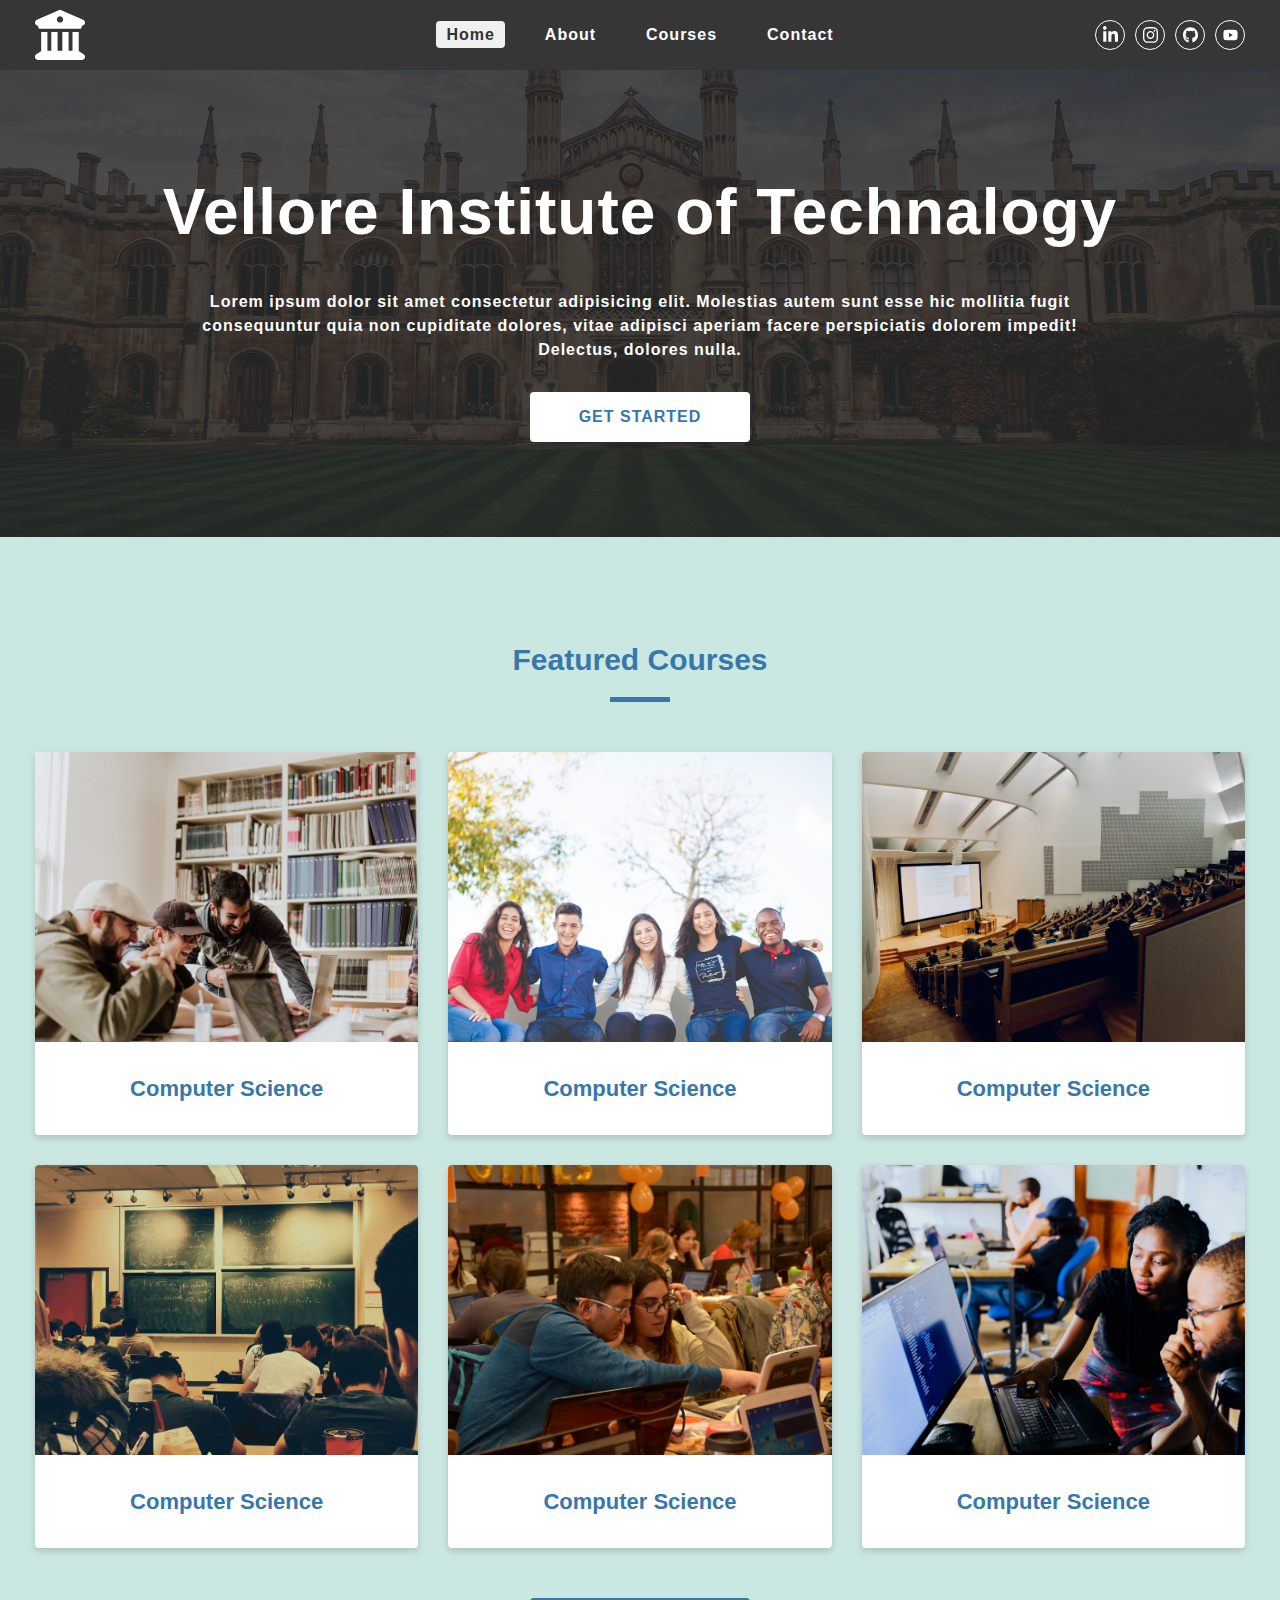
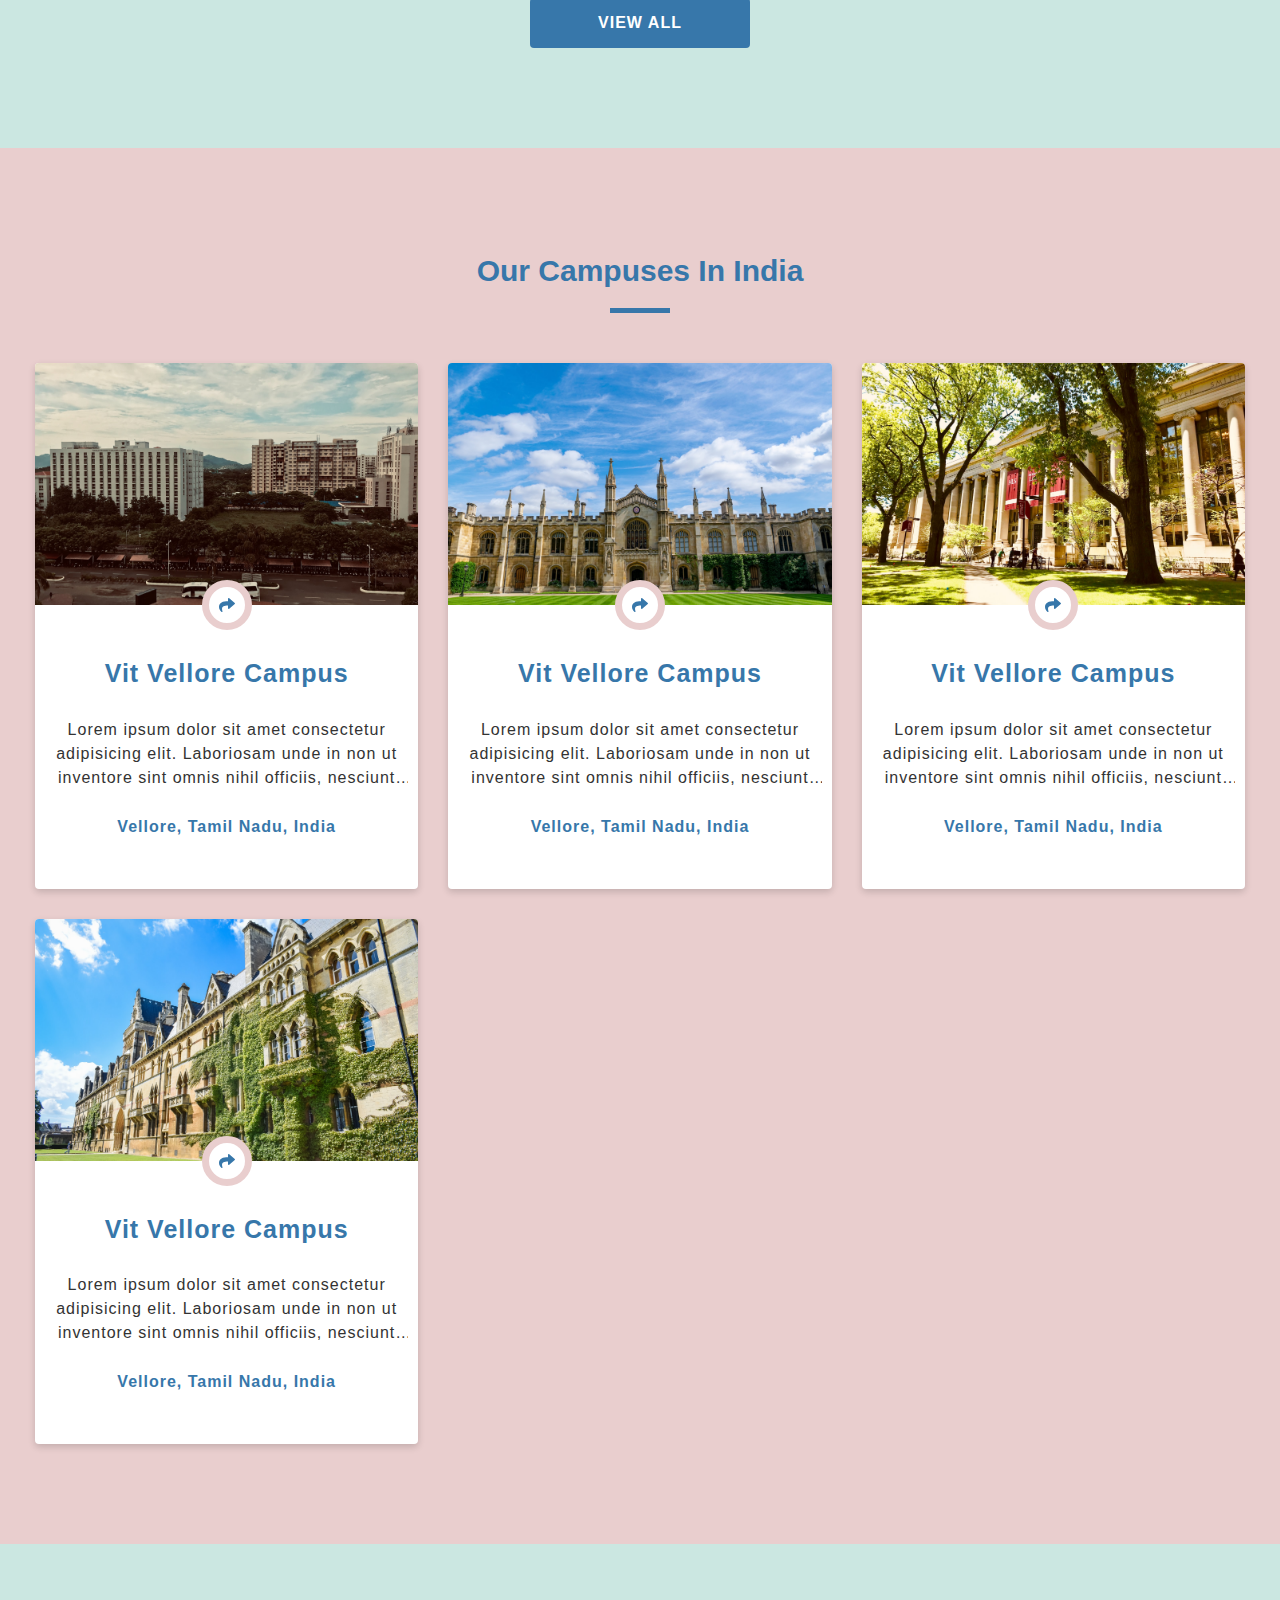
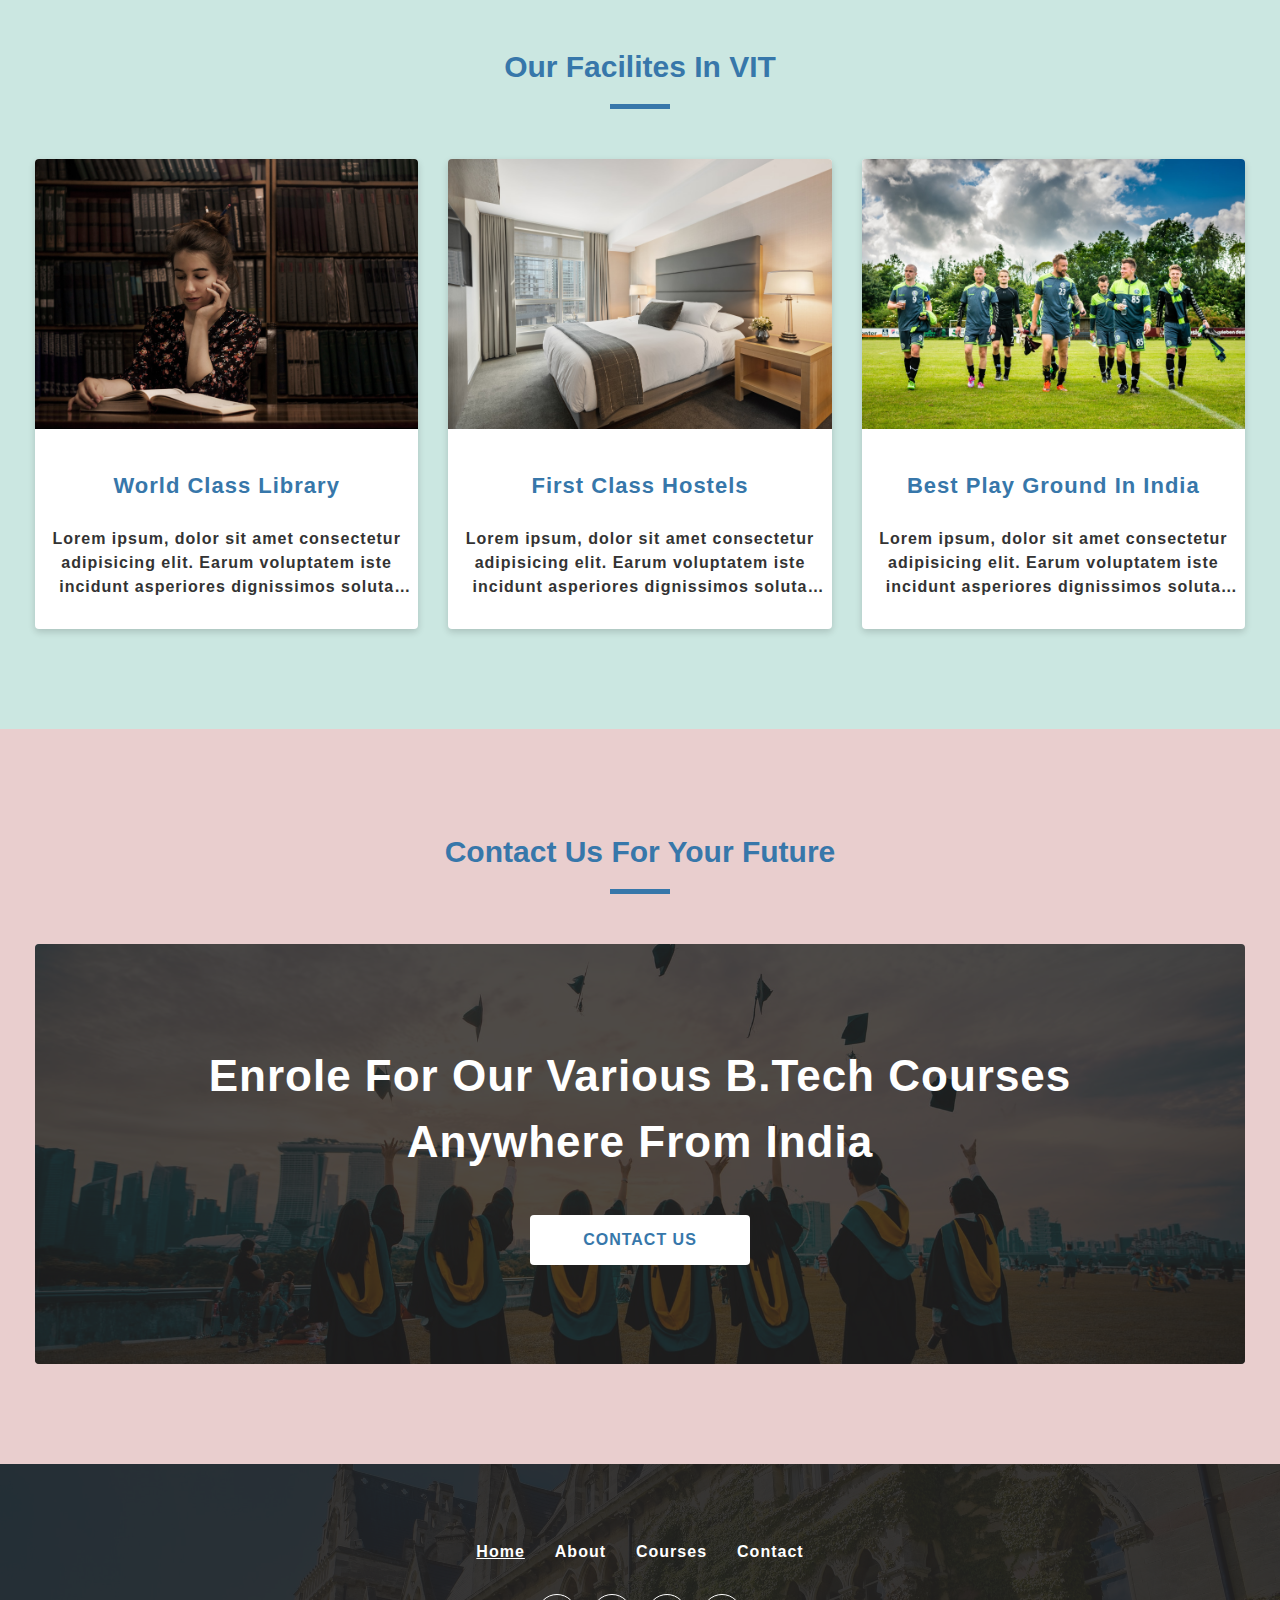
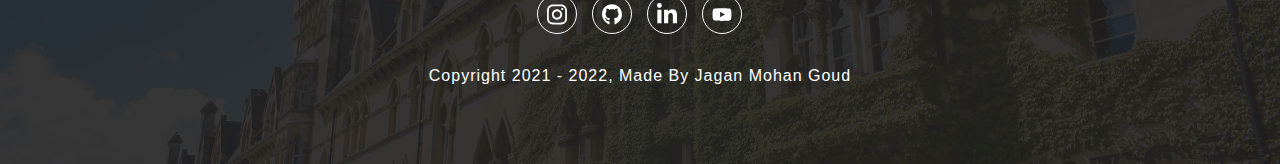
<file: index.html>
<!DOCTYPE html>
<html lang="en">
<head>
  <meta charset="UTF-8">
  <meta name="viewport" content="width=device-width, initial-scale=1.0">
  <title>Jagan || vellore Institute of technology</title>
  <link rel="shortcut icon" href="icons/university.svg" type="image/x-icon">
  <link rel="stylesheet" href="css/style.css"/>
  <link rel="stylesheet" href="./css/navbar.css"/>
  <link rel="stylesheet" href="./css/common.css"/>
  <link rel="stylesheet" href="./css/sidebar.css">
  <link rel="stylesheet" href="./css/footer.css">
  <link rel="stylesheet" href="./css/home.css">
</head>
<body>
  <!-- nav section start -->
  <nav class="nav-container">
    <div class="nav-center wrapper">
      <div class="logo-section">
        <a href="./index.html">
          <img src="./icons/university.svg" alt="university logo" class="logo">
        </a>
      </div>
      <div class="hamburger">
        <img src="./icons/bars.svg" alt="sidebar button"/>
      </div>
      <div class="nav-links-main">
        <ul class="nav-links">
          <li><a href="./" class="nav-link active">home</a></li>
          <li><a href="./about.html" class="nav-link">about</a></li>
          <li><a href="./courses.html" class="nav-link">courses</a></li>
          <li><a href="./contact.html" class="nav-link">contact</a></li>
        </ul>
      </div>
      <div class="nav-social-links-main">
        <ul class="nav-social-links">
          <li class="nav-social-link">
            <a href="#">
              <img src="./icons/linkedin.svg" alt="linkedin">
            </a>
          </li>
          <li class="nav-social-link">
            <a href="#">
              <img src="./icons/instagram.svg" alt="instagram">
            </a>
          </li>
          <li class="nav-social-link">
            <a href="#">
              <img src="./icons/github.svg" alt="github">
            </a>
          </li>
          <li class="nav-social-link">
            <a href="#">
              <img src="./icons/youtube.svg" alt="youtube">
            </a>
          </li>
        </ul>
      </div>
    </div>
  </nav>
  <!-- nav section end -->
  <!-- Sidebar section start -->
  <aside class="sidebar-container">
    <div class="sidebar-center wrapper">
      <div class="side-header">
        <div class="logo-section">
          <a href="./"> <img src="./icons/university.svg" alt="sidebar logo"/></a>
        </div>
        <div class="close-button">
          <img src="./icons/close.svg" alt="sidebar-close-button">
        </div>
      </div>
      <div class="sidebar-content paddingTopMobile-fifty">
        <div class="sidebar-links-main">
          <ul class="sidebar-links">
            <li><a href="./" class="nav-link active" >Home</a></li>
            <li><a href="./about.html" class="nav-link" >about</a></li>
            <li><a href="./courses.html" class="nav-link" >courses</a></li>
            <li><a href="./contact.html" class="nav-link" >contact</a></li>
          </ul>
        </div>
      </div>
    </div>
  </aside>
  <!-- Sidebar section end -->

  <!-- hero section start -->
  <div class="page-hero-container">
    <div class="page-hero">
      <div class="hero-img-component">
        <div class="img-container">
          <img src="./assets/university-banner.jpeg" alt="university banner image"/>
        </div>
      </div>
      <div class="hero-box .paddingTopMobile-thirty .paddingBottomMobile-thirty ">
        <div class="hero-content text-center wrapper text-container">
          <h1 class="heading">Vellore Institute of Technalogy</h1>
          <p class="desc">Lorem ipsum dolor sit amet consectetur adipisicing elit. Molestias autem sunt esse hic mollitia fugit consequuntur quia non cupiditate dolores, vitae adipisci aperiam facere perspiciatis dolorem impedit! Delectus, dolores nulla.</p>
          <div class="button-container paddingBottomMobile-fifty ">
            <a href="./contact.html" class="home-button  button-primary-light">get started</a>
          </div>
        </div>
      </div>
    </div>
  </div>
  <!-- hero section end -->

  <!-- featured courses start -->
  <div class="featured-courses-container light-blue-background">
    <div class="featured-courses-center wrapper">
     <div class="section-title paddingTopDesktop-hundred paddingTopMobile-fifty">
      <h3 class="title">featured courses</h3>
      <div class="underline"></div>
     </div> 
     <section class="featured-courses paddingTopDesktop-fifty paddingTopMobile-fifty
     paddingBottomDesktop-fifty paddingBottomMobile-fifty three-column-layout">
     <!-- single course start -->
     <article class="single-course">
      <div class="img-container">
        <img src="./assets/course-1.jpeg" alt="course one"/>
      </div>
      <div class="course-title">
        <p>computer science</p>
      </div>
     </article>
     <!-- single course end -->
     <!-- single course start -->
     <article class="single-course">
      <div class="img-container">
        <img src="./assets/course-2.jpeg" alt="course two"/>
      </div>
      <div class="course-title">
        <p>computer science</p>
      </div>
     </article>
     <!-- single course end -->
     <!-- single course start -->
     <article class="single-course">
      <div class="img-container">
        <img src="./assets/course-3.jpeg" alt="course three"/>
      </div>
      <div class="course-title">
        <p>computer science</p>
      </div>
     </article>
     <!-- single course end -->
     <!-- single course start -->
     <article class="single-course">
      <div class="img-container">
        <img src="./assets/course-4.jpeg" alt="course four"/>
      </div>
      <div class="course-title">
        <p>computer science</p>
      </div>
     </article>
     <!-- single course end -->
     <!-- single course start -->
     <article class="single-course">
      <div class="img-container">
        <img src="./assets/course-5.jpeg" alt="course five"/>
      </div>
      <div class="course-title">
        <p>computer science</p>
      </div>
     </article>
     <!-- single course end -->
     <!-- single course start -->
     <article class="single-course">
      <div class="img-container">
        <img src="./assets/course-6.jpeg" alt="course six"/>
      </div>
      <div class="course-title">
        <p>computer science</p>
      </div>
     </article>
     <!-- single course end -->
    </section>
    <div class="paddingBottomMobile-fifty paddingBottomDesktop-hundred text-center">
      <a href="./courses.html" class="button-primary-dark">view all</a>
    </div>
    </div>
  </div>
  <!-- featured courses end -->

  <!-- our campuses start -->
  <div class="our-campuses-container light-pink-background">
    <div class="our-campuses-center wrapper">
      <div class="section-title paddingTopDesktop-hundred paddingTopMobile-fifty">
        <h3 class="title">our campuses in india</h3>
        <div class="underline"></div>
      </div>
      <section class="our-campuses paddingTopDesktop-fifty paddingBottomDesktop-hundred paddingTopMobile-fifty paddingBottomMobile-fifty three-column-layout">
        <!-- single campus start -->
        <article class="each-campus">
          <div class="img-container">
            <img src="./assets/campus-1.jpeg" alt="campus-1"/>
            <a href="#" class="share-icon-campus">
              <img src="./icons/share.svg" alt="share-icon">
            </a>
          </div>
          <div class="campus-info text-center">
            <h2 class="campus-title">vit vellore campus</h2>
            <p class="desc">Lorem ipsum dolor sit amet consectetur adipisicing elit. Laboriosam unde in non ut inventore sint omnis nihil officiis, nesciunt facere.</p>
            <h4 class="address">vellore, tamil nadu, india</h4>
          </div>
        </article>
        <!-- single campus end -->
        <!-- single campus start -->
        <article class="each-campus">
          <div class="img-container">
            <img src="./assets/campus-2.jpeg" alt="campus-2"/>
            <a href="#" class="share-icon-campus">
              <img src="./icons/share.svg" alt="share-icon">
            </a>
          </div>
          <div class="campus-info text-center">
            <h2 class="campus-title">vit vellore campus</h2>
            <p class="desc">Lorem ipsum dolor sit amet consectetur adipisicing elit. Laboriosam unde in non ut inventore sint omnis nihil officiis, nesciunt facere.</p>
            <h4 class="address">vellore, tamil nadu, india</h4>
          </div>
        </article>
        <!-- single campus end -->
        <!-- single campus start -->
        <article class="each-campus">
          <div class="img-container">
            <img src="./assets/campus-3.jpeg" alt="campus-3"/>
            <a href="#" class="share-icon-campus">
              <img src="./icons/share.svg" alt="share-icon">
            </a>
          </div>
          <div class="campus-info text-center">
            <h2 class="campus-title">vit vellore campus</h2>
            <p class="desc">Lorem ipsum dolor sit amet consectetur adipisicing elit. Laboriosam unde in non ut inventore sint omnis nihil officiis, nesciunt facere.</p>
            <h4 class="address">vellore, tamil nadu, india</h4>
          </div>
        </article>
        <!-- single campus end -->
        <!-- single campus start -->
        <article class="each-campus">
          <div class="img-container">
            <img src="./assets/campus-4.jpeg" alt="campus-4"/>
            <a href="#" class="share-icon-campus">
              <img src="./icons/share.svg" alt="share-icon">
            </a>
          </div>
          <div class="campus-info text-center">
            <h2 class="campus-title">vit vellore campus</h2>
            <p class="desc">Lorem ipsum dolor sit amet consectetur adipisicing elit. Laboriosam unde in non ut inventore sint omnis nihil officiis, nesciunt facere.</p>
            <h4 class="address">vellore, tamil nadu, india</h4>
          </div>
        </article>
        <!-- single campus end -->
      </section>
    </div>
  </div>
  <!-- our campuses end -->

  <!-- facilites section start -->
  <div class="our-facilites-container light-blue-background">
    <div class="our-facilites-center wrapper">
      <div class="section-title paddingTopDesktop-hundred paddingTopMobile-fifty">
        <h3 class="title">our facilites in VIT</h3>
        <div class="underline"></div>
      </div>
      <section class="our-facilities paddingTopDesktop-fifty paddingBottomDesktop-hundred paddingTopMobile-fifty paddingBottomMobile-fifty three-column-layout">
        <!--single facility start  -->
        <article class="each-facility">
          <div class="img-container">
            <img src="./assets/facility-1.jpeg" alt="facilites section">
          </div>
          <div class="facility-info paddingTopMobile-thirty paddingBottomMobile-thirty paddingTopDesktop-fourty
          paddingBottomDesktop-thirty text-center">
          <h3 class="facility-title">world class library</h3>
          <p class="facility-desc">Lorem ipsum, dolor sit amet consectetur adipisicing elit. Earum voluptatem iste incidunt asperiores dignissimos soluta praesentium nam, unde laborum aspernatur.
          </p>
        </div>
        </article>
        <!--single facility end  -->
        <!--single facility start  -->
        <article class="each-facility">
          <div class="img-container">
            <img src="./assets/facility-2.jpeg" alt="facilites section">
          </div>
          <div class="facility-info paddingTopMobile-thirty paddingBottomMobile-thirty paddingTopDesktop-fourty
          paddingBottomDesktop-thirty text-center">
          <h3 class="facility-title">first class hostels</h3>
          <p class="facility-desc">Lorem ipsum, dolor sit amet consectetur adipisicing elit. Earum voluptatem iste incidunt asperiores dignissimos soluta praesentium nam, unde laborum aspernatur.
          </p>
        </div>
        </article>
        <!--single facility end  -->
        <!--single facility start  -->
        <article class="each-facility">
          <div class="img-container">
            <img src="./assets/facility-3.jpeg" alt="facilites section">
          </div>
          <div class="facility-info paddingTopMobile-thirty paddingBottomMobile-thirty paddingTopDesktop-fourty
          paddingBottomDesktop-thirty text-center">
          <h3 class="facility-title">best play ground in india</h3>
          <p class="facility-desc">Lorem ipsum, dolor sit amet consectetur adipisicing elit. Earum voluptatem iste incidunt asperiores dignissimos soluta praesentium nam, unde laborum aspernatur.
          </p>
        </div>
        </article>
        <!--single facility end  -->
      </section>
    </div>
  </div>
  <!-- facilites section end -->

  <!-- Contact premotion start -->
  <div class="contact-promotion-container light-pink-background">

    <div class="contact-promotion-center wrapper">
      <div class="section-title paddingTopDesktop-hundred paddingTopMobile-fifty">
        <h3 class="title">Contact us for your future</h3>
        <div class="underline"></div>
      </div>
      <section class="contact-promotion paddingTopDesktop-fifty paddingTopMobile-fifty paddingBottomDesktop-hundred paddingBottomMobile-fifty">
        <div class="contact-promo-img">
          <img src="./assets/contact-promotion.jpeg" alt="contact us premotion image"/>
          <div class="contact-info-container text-center text-container">
            <h2 class="contact-heading">
              enrole for our various b.tech courses anywhere from india
            </h2>
            <a href="./contact.html" class="button-primary-light">contact us</a>
          </div>
        </div>
      </section>
    </div>
  </div>
  <!-- Contact premotion end -->

  <!-- Footer section start -->
  <div class="footer-container">
    <div class="footer-center wrapper">
      <div class="footer-links-main">
        <ul class="footer-links">
          <li><a href="./" class="footer-link active">home</a></li>
          <li><a href="./about.html" class="footer-link">about</a></li>
          <li><a href="./courses.html" class="footer-link">courses</a></li>
          <li><a href="./contact.html" class="footer-link">contact</a></li>
        </ul>
      </div>
      <div class="social-links-main">
        <ul class="social-links">
          <li class="social-link"><a href="#"><img src="./icons/instagram.svg" alt="instagram"></a></li>
          <li class="social-link"><a href="#"><img src="./icons/github.svg" alt="github"></a></li>
          <li class="social-link"><a href="#"><img src="./icons/linkedin.svg" alt="linkedin"></a></li>
          <li class="social-link"><a href="#"><img src="./icons/youtube.svg" alt="youtube"></a></li>
        </ul>
      </div>
      <div class="footer-copy-right">
        <p>copyright 2021 - <span class="copyright-date">2022</span>, made by
        Jagan Mohan Goud</p>
      </div>
    </div>    
  </div>
  <!-- Footer section end -->

  <script src="./js/app.js"></script>
</body>
</html>
</file>
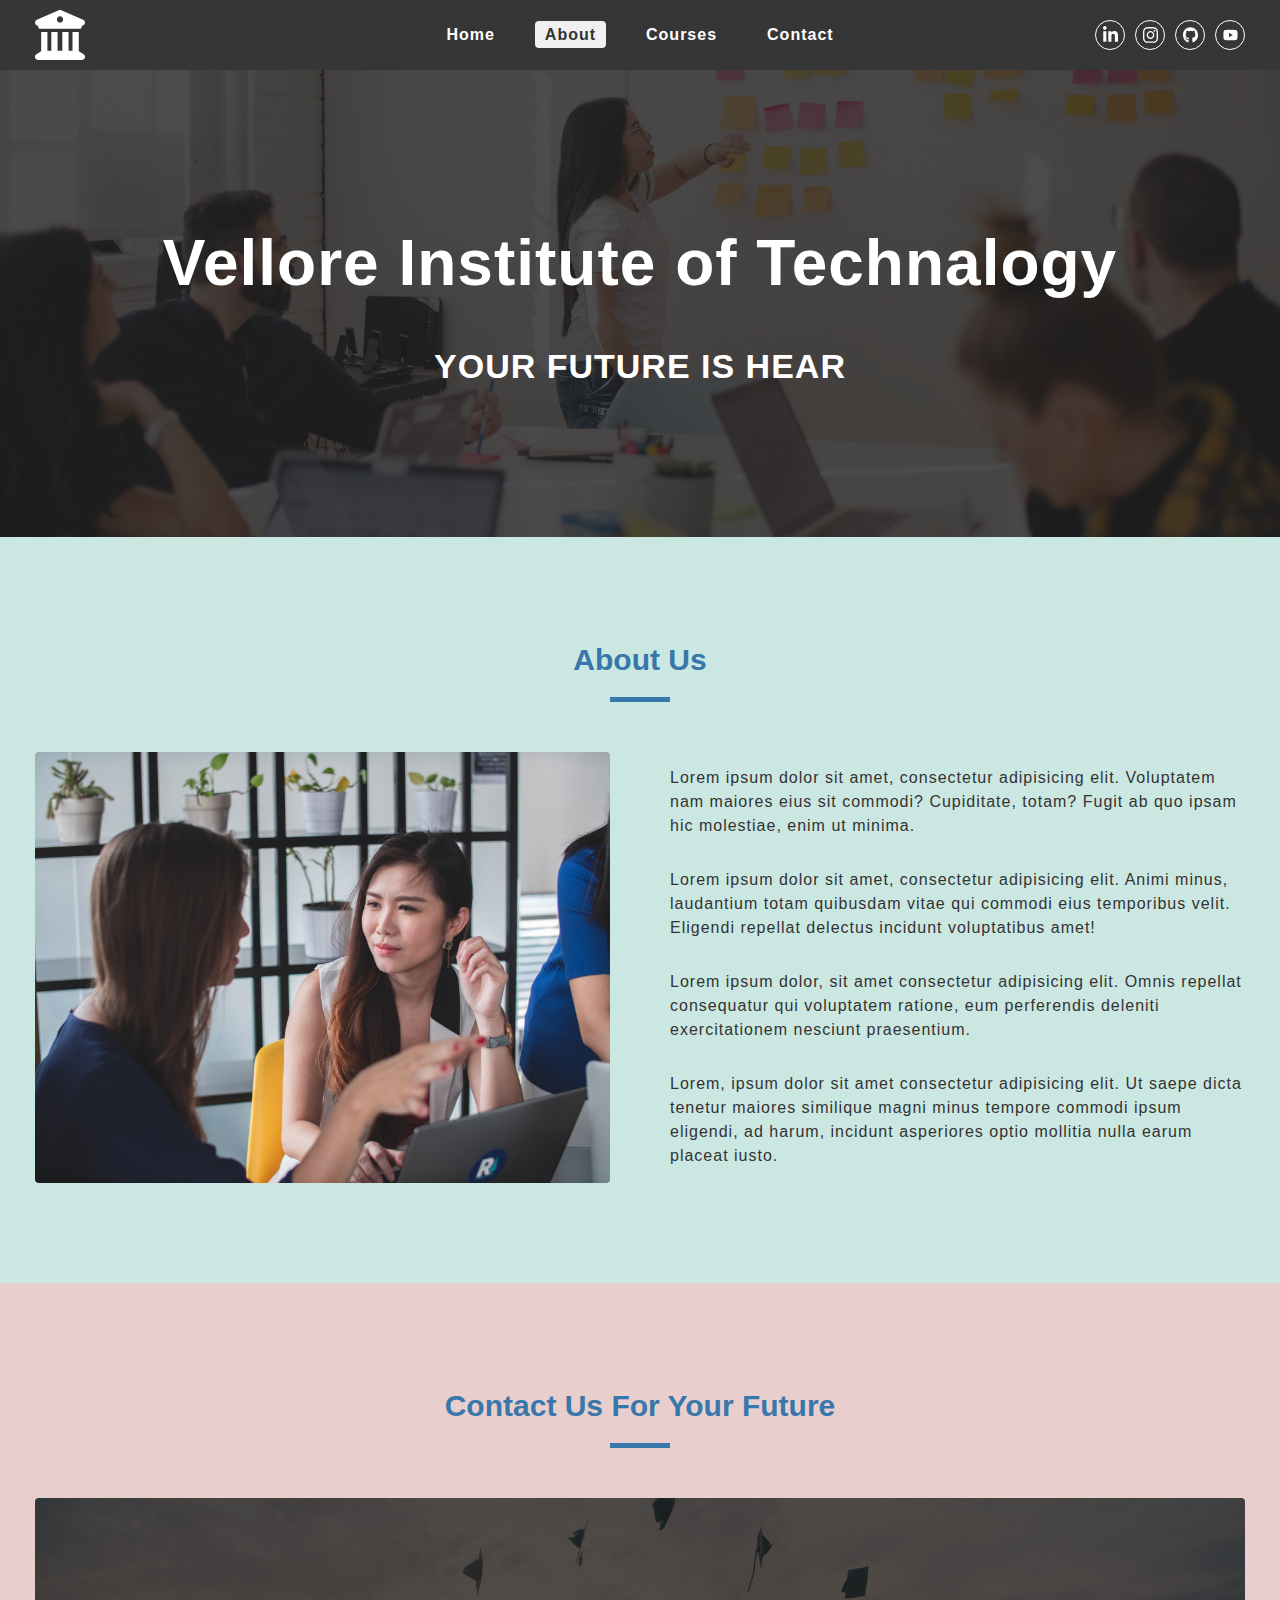
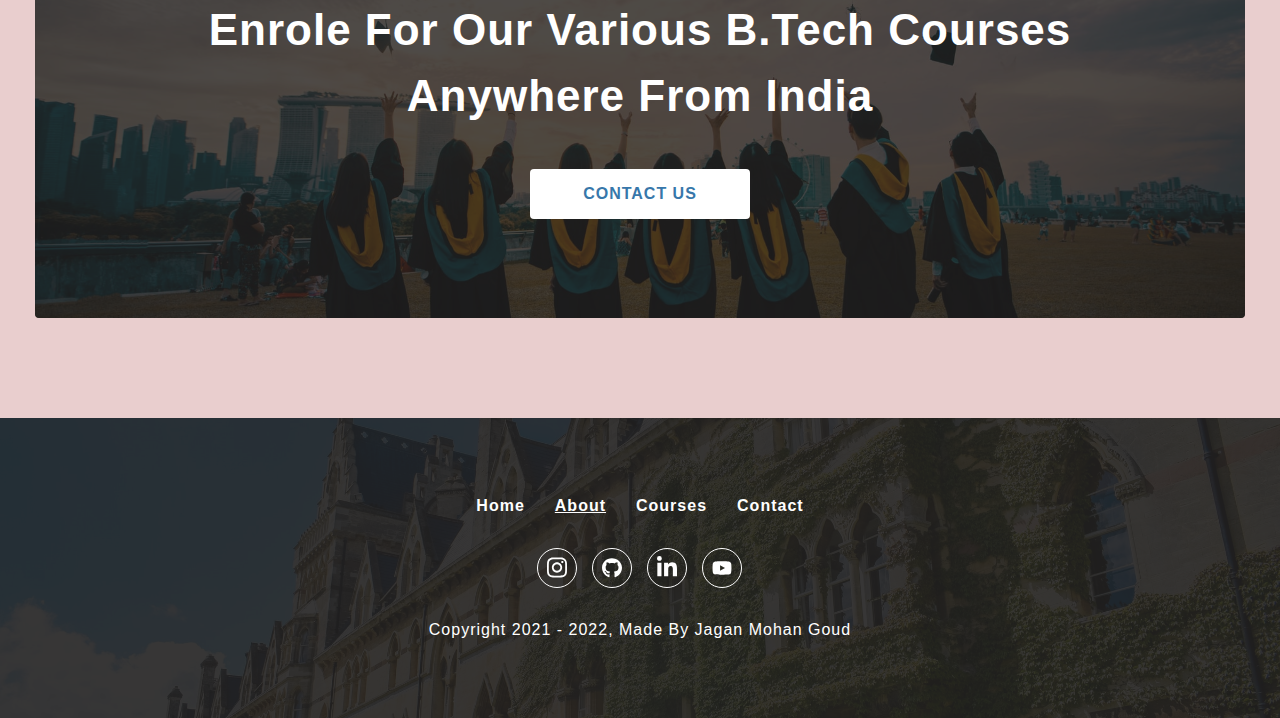
<file: about.html>
<!DOCTYPE html>
<html lang="en">
<head>
  <meta charset="UTF-8">
  <meta name="viewport" content="width=device-width, initial-scale=1.0">
  <title>Jagan || about vellore Institute of technology</title>
  <link rel="shortcut icon" href="icons/university.svg" type="image/x-icon">
  <link rel="stylesheet" href="css/style.css"/>
  <link rel="stylesheet" href="./css/navbar.css"/>
  <link rel="stylesheet" href="./css/common.css"/>
  <link rel="stylesheet" href="./css/sidebar.css">
  <link rel="stylesheet" href="./css/footer.css">
  <link rel="stylesheet" href="./css/single-featured.css">
</head>
<body>
  <!-- nav section start -->
  <nav class="nav-container">
    <div class="nav-center wrapper">
      <div class="logo-section">
        <a href="./index.html">
          <img src="./icons/university.svg" alt="university logo" class="logo">
        </a>
      </div>
      <div class="hamburger">
        <img src="./icons/bars.svg" alt="sidebar open button"/>
      </div>
      <div class="nav-links-main">
        <ul class="nav-links">
          <li><a href="./" class="nav-link">home</a></li>
          <li><a href="./about.html" class="nav-link active">about</a></li>
          <li><a href="./courses.html" class="nav-link">courses</a></li>
          <li><a href="./contact.html" class="nav-link">contact</a></li>
        </ul>
      </div>
      <div class="nav-social-links-main">
        <ul class="nav-social-links">
          <li class="nav-social-link">
            <a href="#">
              <img src="./icons/linkedin.svg" alt="linkedin">
            </a>
          </li>
          <li class="nav-social-link">
            <a href="#">
              <img src="./icons/instagram.svg" alt="instagram">
            </a>
          </li>
          <li class="nav-social-link">
            <a href="#">
              <img src="./icons/github.svg" alt="github">
            </a>
          </li>
          <li class="nav-social-link">
            <a href="#">
              <img src="./icons/youtube.svg" alt="youtube">
            </a>
          </li>
        </ul>
      </div>
    </div>
  </nav>
  <!-- nav section end -->
  <!-- Sidebar section start -->
  <aside class="sidebar-container">
    <div class="sidebar-center wrapper">
      <div class="side-header">
        <div class="logo-section">
          <a href="./"> <img src="./icons/university.svg" alt="sidebar logo"/></a>
        </div>
        <div class="close-button">
          <img src="./icons/close.svg" alt="sidebar-close-button">
        </div>
      </div>
      <div class="sidebar-content paddingTopMobile-fifty">
        <div class="sidebar-links-main">
          <ul class="sidebar-links">
            <li><a href="./" class="nav-link" >Home</a></li>
            <li><a href="./about.html" class="nav-link active" >about</a></li>
            <li><a href="./courses.html" class="nav-link" >courses</a></li>
            <li><a href="./contact.html" class="nav-link" >contact</a></li>
          </ul>
        </div>
      </div>
    </div>
  </aside>
  <!-- Sidebar section end -->

  <!-- hero section start -->
  <div class="page-hero-container">
    <div class="page-hero">
      <div class="hero-img-component">
        <div class="img-container">
          <img src="./assets/about-banner.jpeg" alt="about section banner image"/>
        </div>
      </div>
      <div class="hero-box .paddingTopMobile-thirty .paddingBottomMobile-thirty">
        <div class="hero-content text-center wrapper text-container">
          <h1 class="heading">Vellore Institute of Technalogy</h1>
          <div class="small-heading">your future is hear</div>
        </div>
      </div>
    </div>
  </div>
  <!-- hero section end -->

  <!-- single featured container start -->
  <div class="single-feature-container light-blue-background">
    <div class="single-features-container wrapper">
      <div class="section-title paddingTopDesktop-hundred paddingTopMobile-fifty">
        <h3 class="title">about us</h3>
        <div class="underline"></div>
      </div>
      <div class="single-featured paddingTopDesktop-fifty paddingBottomDesktop-hundred paddingTopMobile-fifty paddingBottomMobile-fifty">
        <div class="image-component single-feature-image paddingBottomMobile-fifty">
          <img src="./assets/about-section.jpeg" alt="about section image">
        </div>
        <div class="single-featured-text-component">
          <div class="featured-center">
            <div class="about-info">
              <p>Lorem ipsum dolor sit amet, consectetur adipisicing elit. Voluptatem nam maiores eius sit commodi? Cupiditate, totam? Fugit ab quo ipsam hic molestiae, enim ut minima.</p>
              <p>Lorem ipsum dolor sit amet, consectetur adipisicing elit. Animi minus, laudantium totam quibusdam vitae qui commodi eius temporibus velit. Eligendi repellat delectus incidunt voluptatibus amet!</p>
              <p>Lorem ipsum dolor, sit amet consectetur adipisicing elit. Omnis repellat consequatur qui voluptatem ratione, eum perferendis deleniti exercitationem nesciunt praesentium.</p>
              <p>Lorem, ipsum dolor sit amet consectetur adipisicing elit. Ut saepe dicta tenetur maiores similique magni minus tempore commodi ipsum eligendi, ad harum, incidunt asperiores optio mollitia nulla earum placeat iusto.</p>
            </div>
          </div>
        </div>
      </div>
    </div>
  </div>
  <!-- single featured container end -->

   <!-- Contact premotion start -->
   <div class="contact-promotion-container light-pink-background">
    <div class="contact-promotion-center wrapper">
      <div class="section-title paddingTopDesktop-hundred paddingTopMobile-fifty">
        <h3 class="title">Contact us for your future</h3>
        <div class="underline"></div>
      </div>
      <section class="contact-promotion paddingTopDesktop-fifty paddingTopMobile-fifty paddingBottomDesktop-hundred paddingBottomMobile-fifty">
        <div class="contact-promo-img">
          <img src="./assets/contact-promotion.jpeg" alt="contact us premotion image"/>
          <div class="contact-info-container text-center text-container">
            <h2 class="contact-heading">
              enrole for our various b.tech courses anywhere from india
            </h2>
            <a href="./contact.html" class="button-primary-light">contact us</a>
          </div>
        </div>
      </section>
    </div>
  </div>

  <!-- Contact premotion end -->

  <!-- Footer section start -->
  <div class="footer-container">
    <div class="footer-center wrapper">
      <div class="footer-links-main">
        <ul class="footer-links">
          <li><a href="./" class="footer-link">home</a></li>
          <li><a href="./about.html" class="footer-link active">about</a></li>
          <li><a href="./courses.html" class="footer-link">courses</a></li>
          <li><a href="./contact.html" class="footer-link">contact</a></li>
        </ul>
      </div>
      <div class="social-links-main">
        <ul class="social-links">
          <li class="social-link"><a href="#"><img src="./icons/instagram.svg" alt="instagram"></a></li>
          <li class="social-link"><a href="#"><img src="./icons/github.svg" alt="github"></a></li>
          <li class="social-link"><a href="#"><img src="./icons/linkedin.svg" alt="linkedin"></a></li>
          <li class="social-link"><a href="#"><img src="./icons/youtube.svg" alt="youtube"></a></li>
        </ul>
      </div>
      <div class="footer-copy-right">
        <p>copyright 2021 - <span class="copyright-date">2022</span>, made by
        Jagan Mohan Goud</p>
      </div>
    </div>    
  </div>
  <!-- Footer section end -->
  <script src="./js/app.js"></script>
</body>
</html>
</file>
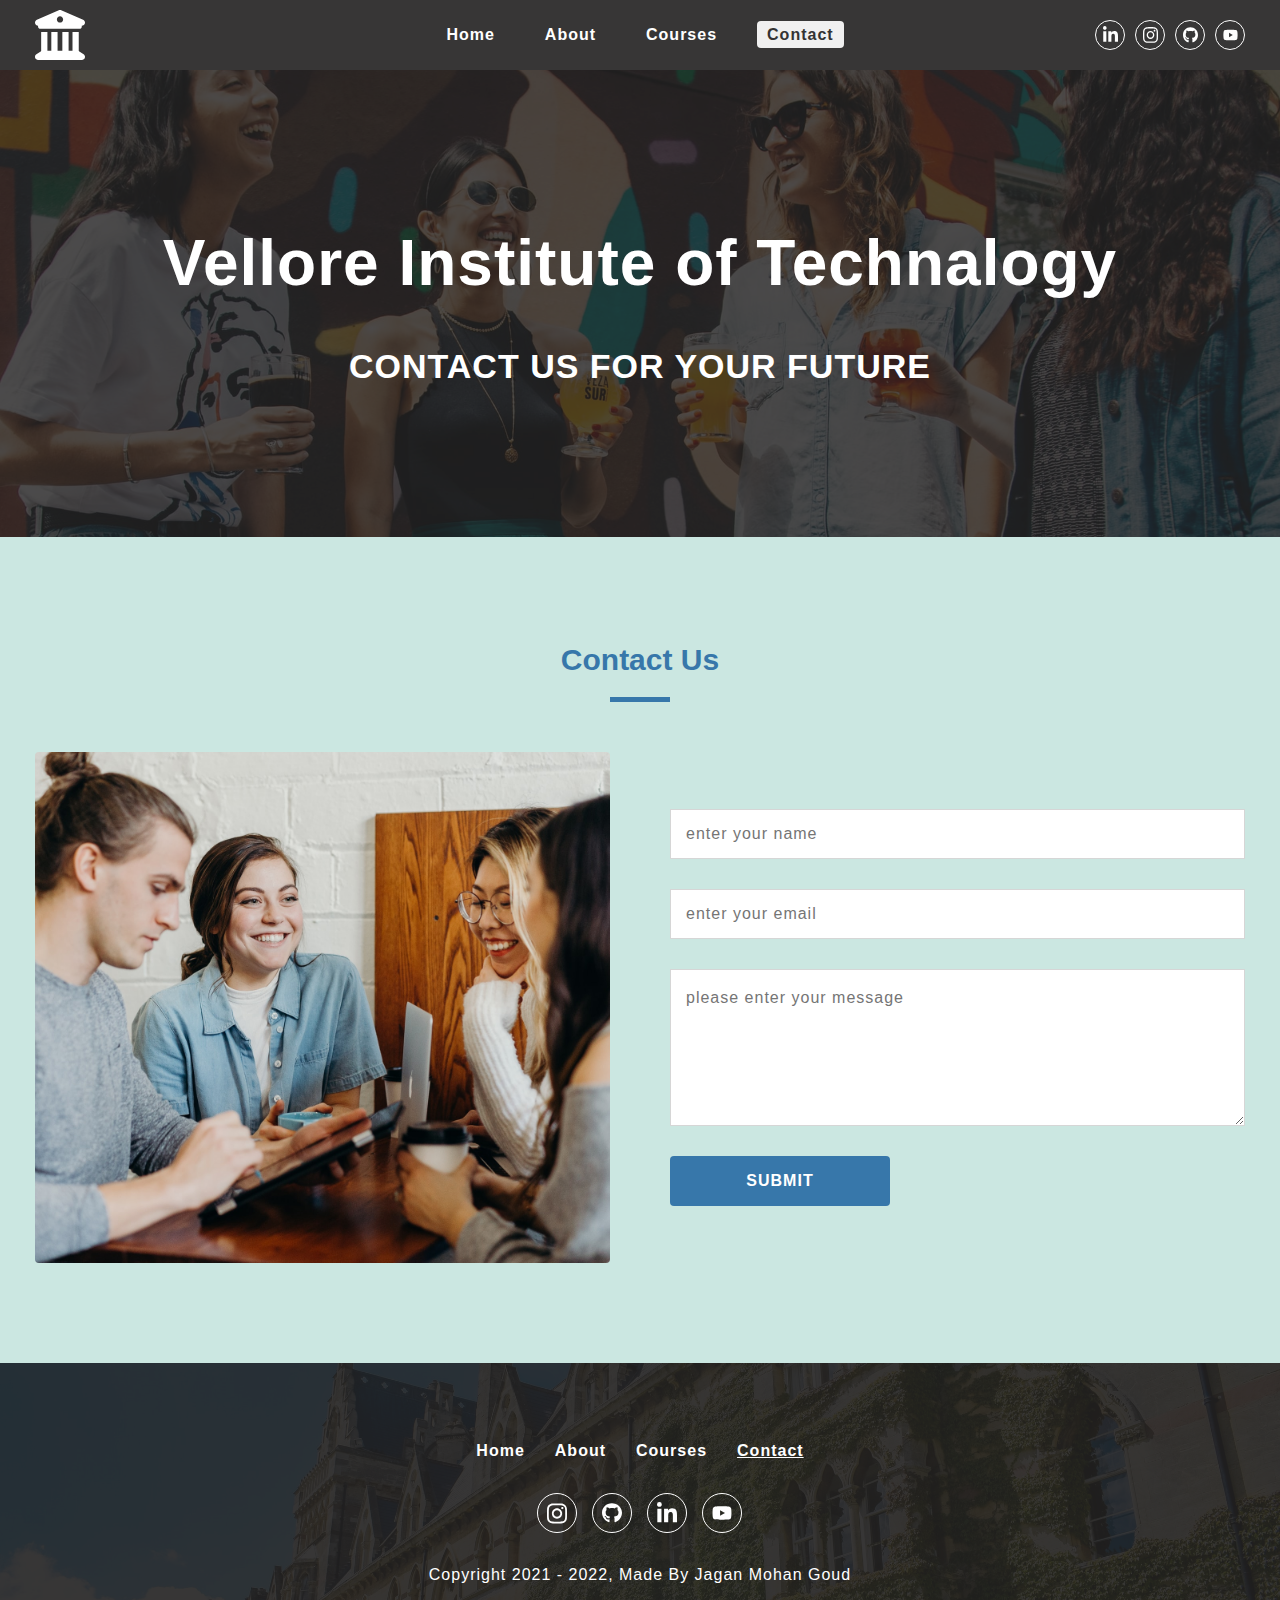
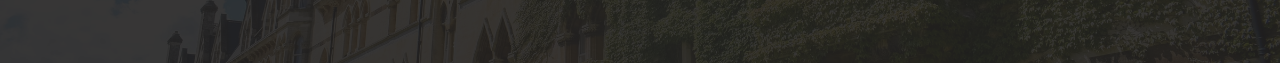
<file: contact.html>
<!DOCTYPE html>
<html lang="en">
<head>
  <meta charset="UTF-8">
  <meta name="viewport" content="width=device-width, initial-scale=1.0">
  <title>Jagan || contact vellore Institute of technology</title>
  <link rel="shortcut icon" href="icons/university.svg" type="image/x-icon">
  <link rel="stylesheet" href="css/style.css"/>
  <link rel="stylesheet" href="./css/navbar.css"/>
  <link rel="stylesheet" href="./css/common.css"/>
  <link rel="stylesheet" href="./css/sidebar.css">
  <link rel="stylesheet" href="./css/footer.css">
  <link rel="stylesheet" href="./css/single-featured.css">
</head>
<body>
  <!-- nav section start -->
  <nav class="nav-container">
    <div class="nav-center wrapper">
      <div class="logo-section">
        <a href="./index.html">
          <img src="./icons/university.svg" alt="university logo" class="logo">
        </a>
      </div>
      <div class="hamburger">
        <img src="./icons/bars.svg" alt="sidebar open button"/>
      </div>
      <div class="nav-links-main">
        <ul class="nav-links">
          <li><a href="./" class="nav-link">home</a></li>
          <li><a href="./about.html" class="nav-link">about</a></li>
          <li><a href="./courses.html" class="nav-link">courses</a></li>
          <li><a href="./contact.html" class="nav-link active">contact</a></li>
        </ul>
      </div>
      <div class="nav-social-links-main">
        <ul class="nav-social-links">
          <li class="nav-social-link">
            <a href="#">
              <img src="./icons/linkedin.svg" alt="linkedin">
            </a>
          </li>
          <li class="nav-social-link">
            <a href="#">
              <img src="./icons/instagram.svg" alt="instagram">
            </a>
          </li>
          <li class="nav-social-link">
            <a href="#">
              <img src="./icons/github.svg" alt="github">
            </a>
          </li>
          <li class="nav-social-link">
            <a href="#">
              <img src="./icons/youtube.svg" alt="youtube">
            </a>
          </li>
        </ul>
      </div>
    </div>
  </nav>
  <!-- nav section end -->
  <!-- Sidebar section start -->
  <aside class="sidebar-container">
    <div class="sidebar-center wrapper">
      <div class="side-header">
        <div class="logo-section">
          <a href="./"> <img src="./icons/university.svg" alt="sidebar logo"/></a>
        </div>
        <div class="close-button">
          <img src="./icons/close.svg" alt="sidebar-close-button">
        </div>
      </div>
      <div class="sidebar-content paddingTopMobile-fifty">
        <div class="sidebar-links-main">
          <ul class="sidebar-links">
            <li><a href="./" class="nav-link" >Home</a></li>
            <li><a href="./about.html" class="nav-link" >about</a></li>
            <li><a href="./courses.html" class="nav-link" >courses</a></li>
            <li><a href="./contact.html" class="nav-link active" >contact</a></li>
          </ul>
        </div>
      </div>
    </div>
  </aside>
  <!-- Sidebar section end -->

   <!-- hero section start -->
   <div class="page-hero-container">
    <div class="page-hero">
      <div class="hero-img-component">
        <div class="img-container">
          <img src="./assets/contact-banner.jpeg" alt="contact section banner image"/>
        </div>
      </div>
      <div class="hero-box .paddingTopMobile-thirty .paddingBottomMobile-thirty">
        <div class="hero-content text-center wrapper text-container">
          <h1 class="heading">Vellore Institute of Technalogy</h1>
          <div class="small-heading">contact us for your future</div>
        </div>
      </div>
    </div>
  </div>
  <!-- hero section end -->

  <!-- single featured component start -->
  <div class="single-featured-container light-blue-background">
    <div class="single-featured-center wrapper">
      <div class="section-title paddingTopDesktop-hundred paddingTopMobile-fifty">
        <h3 class="title">contact us</h3>
        <div class="underline"></div>
      </div>
      <div class="single-featured paddingTopDesktop-fifty paddingBottomDesktop-hundred paddingTopMobile-fifty paddingBottomMobile-fifty">
        <div class="image-component single-feature-image paddingBottomMobile-fifty">
          <img src="./assets/contact-section.jpeg" alt="contact section image"/>
        </div>
        <div class="single-featured-text-component">
        <div class="featured-center">
          <div class="about-info">
            <form class="contact-us-form">
              <input type="text" name="name" id="name" placeholder="enter your name" class="primary-input full-width-mobile full-width-desktop">
              <input type="text" name="name" id="name" placeholder="enter your email" class="primary-input full-width-mobile full-width-desktop">
              <textarea name="message" id="message" cols="30" rows="5" class="primary-textarea full-width-mobile full-width-desktop" placeholder="please enter your message"></textarea>
              <button class="button-primary-dark full-width-mobile">submit</button>
            </form>
          </div>
        </div>
        </div>
      </div>
    </div>
  </div>
  <!-- single featured component end -->

  <!-- Footer section start -->
  <div class="footer-container">
    <div class="footer-center wrapper">
      <div class="footer-links-main">
        <ul class="footer-links">
          <li><a href="./" class="footer-link">home</a></li>
          <li><a href="./about.html" class="footer-link">about</a></li>
          <li><a href="./courses.html" class="footer-link">courses</a></li>
          <li><a href="./contact.html" class="footer-link active">contact</a></li>
        </ul>
      </div>
      <div class="social-links-main">
        <ul class="social-links">
          <li class="social-link"><a href="#"><img src="./icons/instagram.svg" alt="instagram"></a></li>
          <li class="social-link"><a href="#"><img src="./icons/github.svg" alt="github"></a></li>
          <li class="social-link"><a href="#"><img src="./icons/linkedin.svg" alt="linkedin"></a></li>
          <li class="social-link"><a href="#"><img src="./icons/youtube.svg" alt="youtube"></a></li>
        </ul>
      </div>
      <div class="footer-copy-right">
        <p>copyright 2021 - <span class="copyright-date">2022</span>, made by
        Jagan Mohan Goud</p>
      </div>
    </div>    
  </div>
  <!-- Footer section end -->
  <script src="./js/app.js"></script>
</body>
</html>
</file>
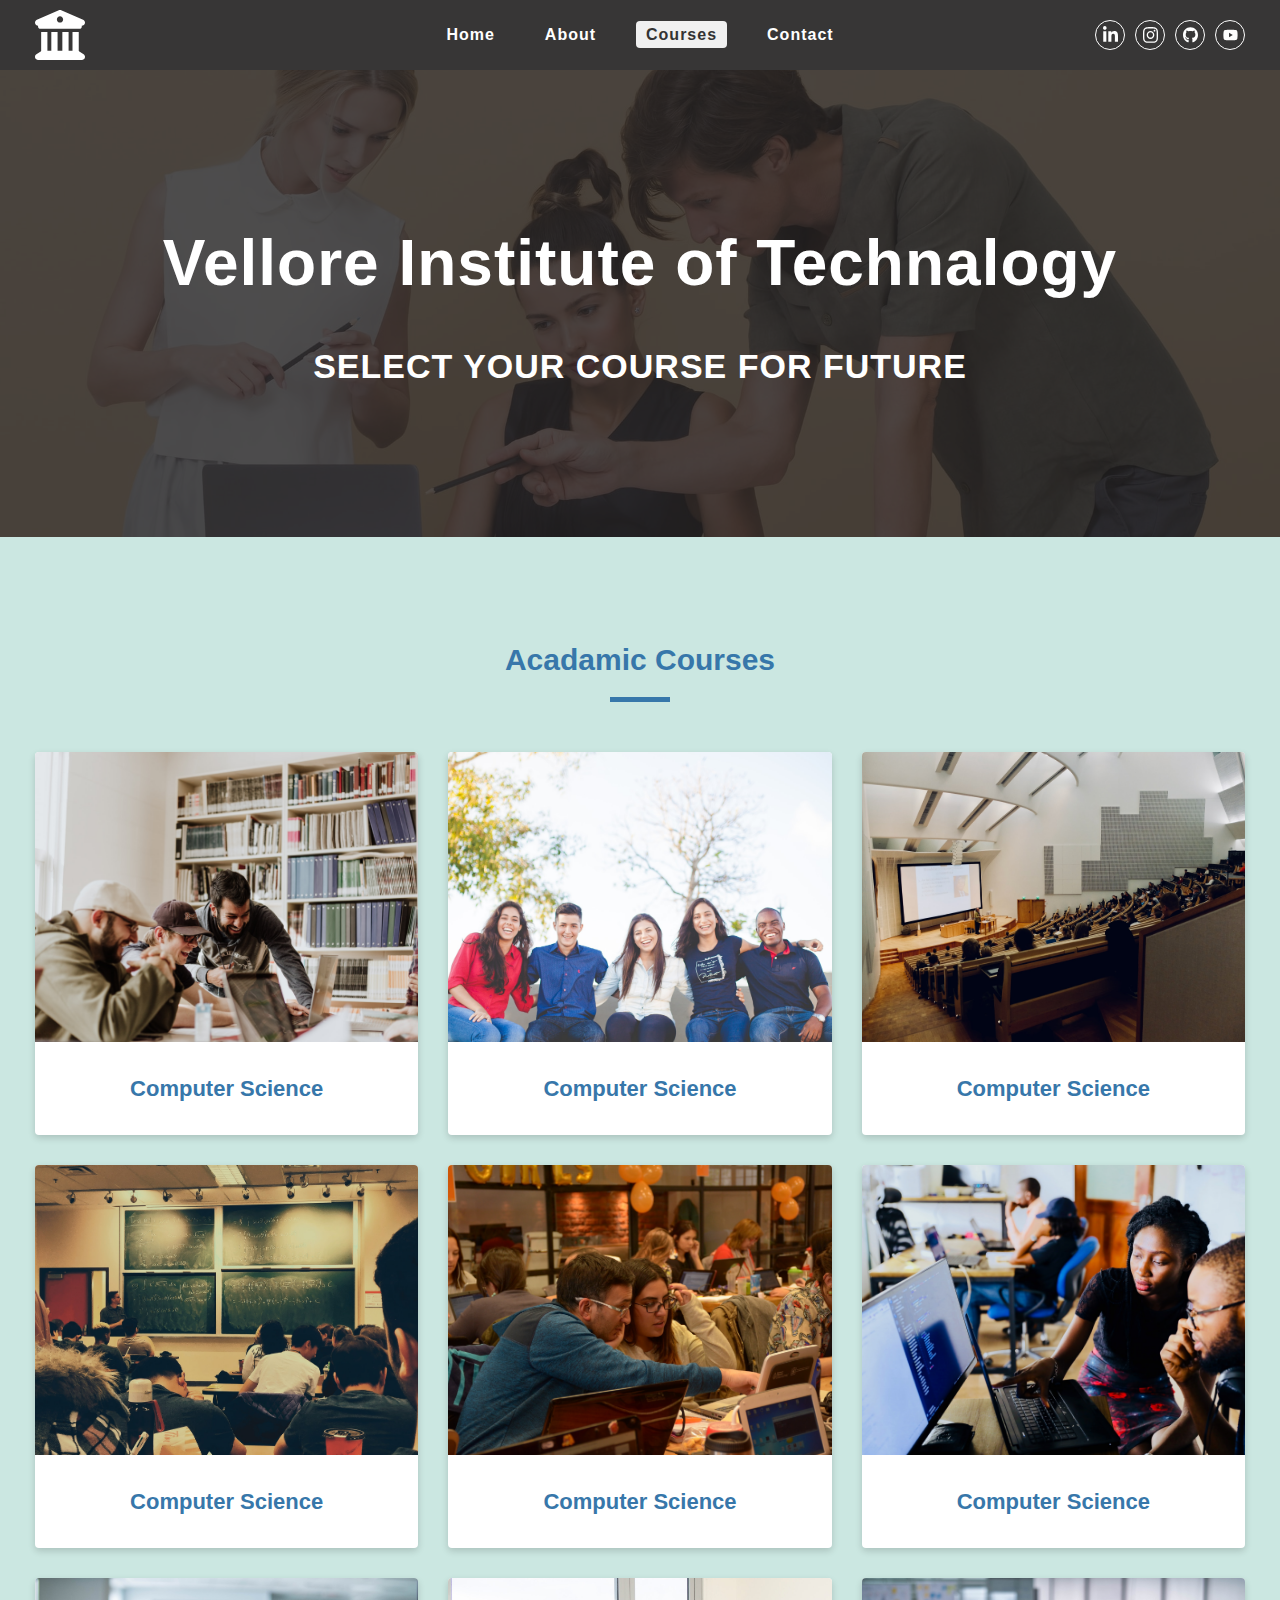
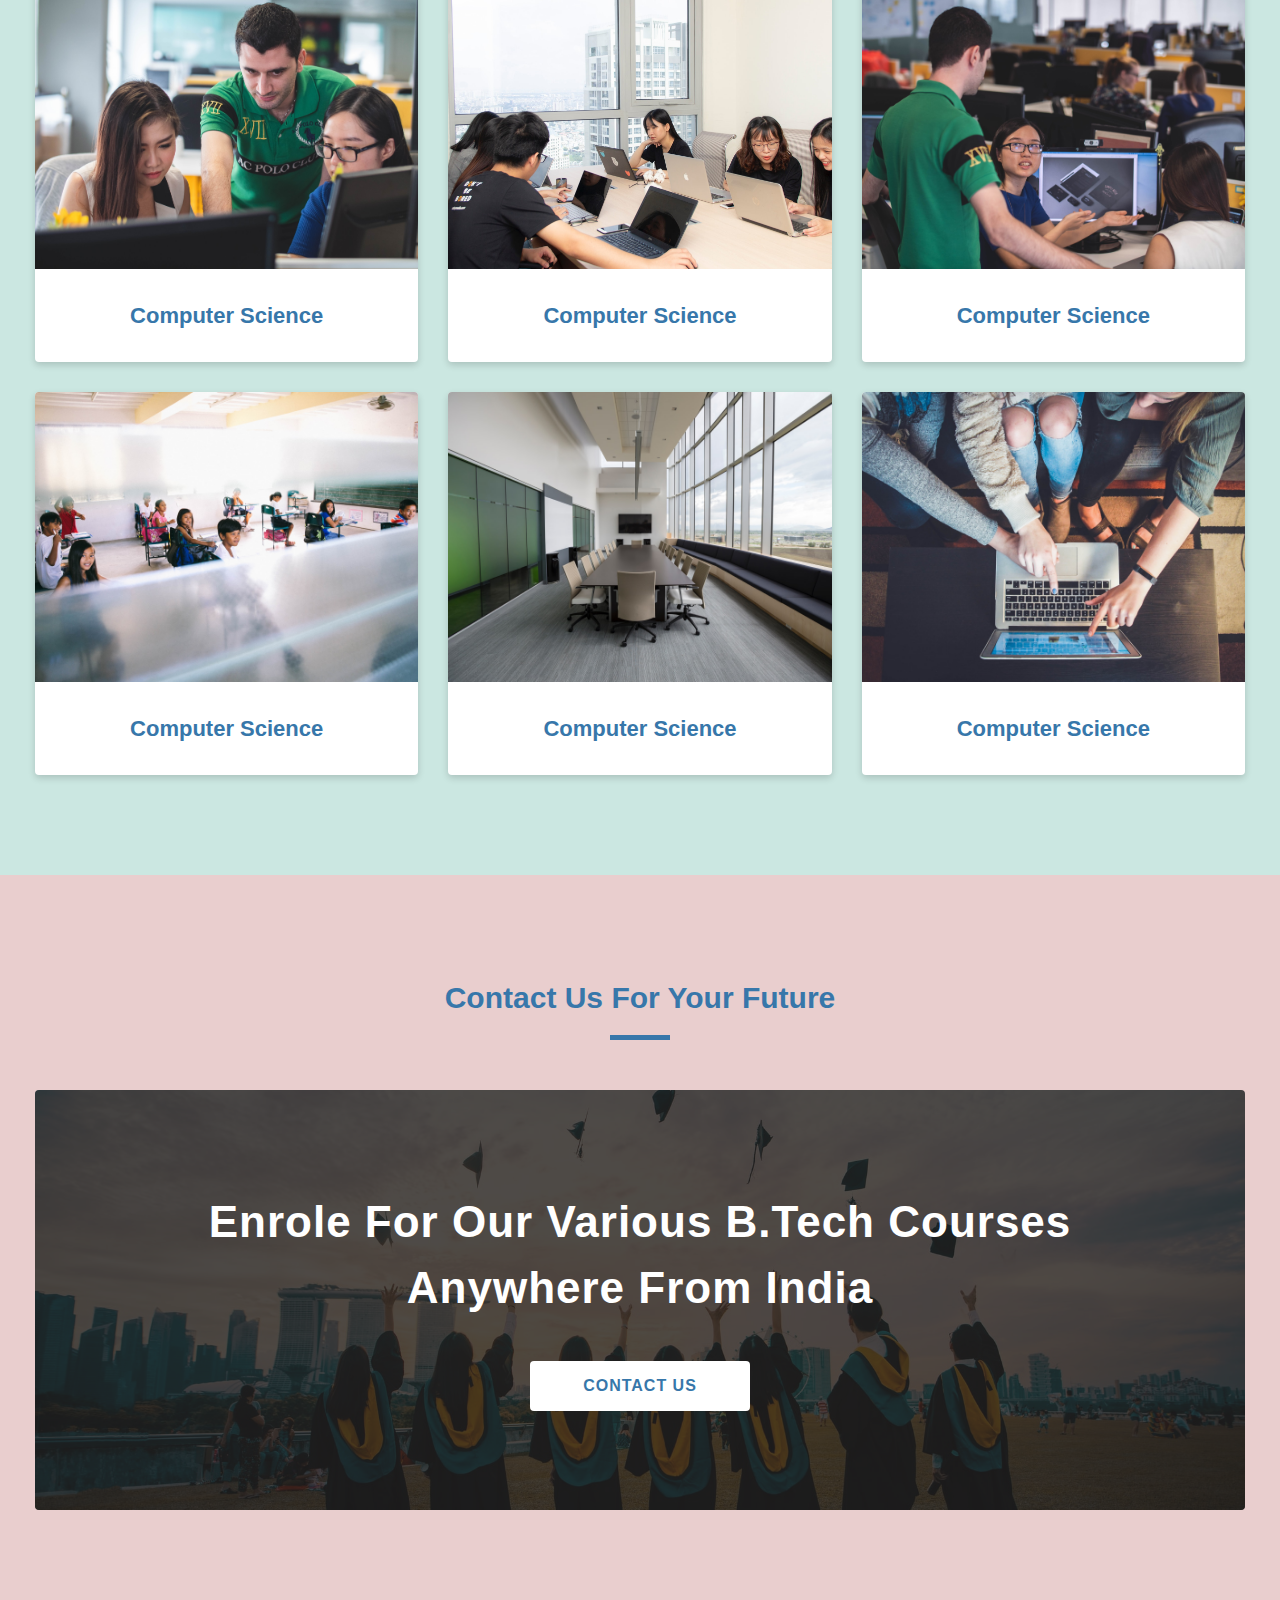
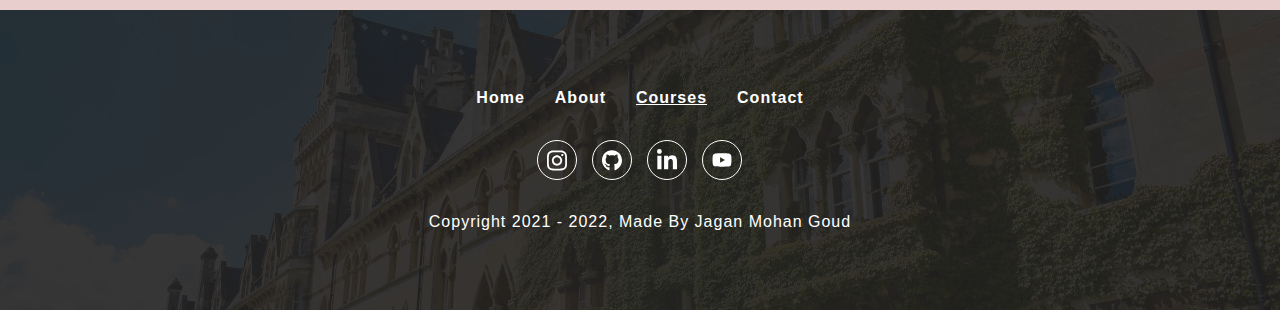
<file: courses.html>
<!DOCTYPE html>
<html lang="en">
<head>
  <meta charset="UTF-8">
  <meta name="viewport" content="width=device-width, initial-scale=1.0">
  <title>Jagan || courses vellore Institute of technology</title>
  <link rel="shortcut icon" href="icons/university.svg" type="image/x-icon">
  <link rel="stylesheet" href="css/style.css"/>
  <link rel="stylesheet" href="./css/navbar.css"/>
  <link rel="stylesheet" href="./css/common.css"/>
  <link rel="stylesheet" href="./css/sidebar.css"/>
  <link rel="stylesheet" href="./css/footer.css"/>
  <link rel="stylesheet" href="./css/home.css">
</head>
<body>
  <!-- nav section start -->
  <nav class="nav-container">
    <div class="nav-center wrapper">
      <div class="logo-section">
        <a href="./index.html">
          <img src="./icons/university.svg" alt="university logo" class="logo">
        </a>
      </div>
      <div class="hamburger">
        <img src="./icons/bars.svg" alt="sidebar open button"/>
      </div>
      <div class="nav-links-main">
        <ul class="nav-links">
          <li><a href="./" class="nav-link">home</a></li>
          <li><a href="./about.html" class="nav-link">about</a></li>
          <li><a href="./courses.html" class="nav-link active">courses</a></li>
          <li><a href="./contact.html" class="nav-link">contact</a></li>
        </ul>
      </div>
      <div class="nav-social-links-main">
        <ul class="nav-social-links">
          <li class="nav-social-link">
            <a href="#">
              <img src="./icons/linkedin.svg" alt="linkedin">
            </a>
          </li>
          <li class="nav-social-link">
            <a href="#">
              <img src="./icons/instagram.svg" alt="instagram">
            </a>
          </li>
          <li class="nav-social-link">
            <a href="#">
              <img src="./icons/github.svg" alt="github">
            </a>
          </li>
          <li class="nav-social-link">
            <a href="#">
              <img src="./icons/youtube.svg" alt="youtube">
            </a>
          </li>
        </ul>
      </div>
    </div>
  </nav>
  <!-- nav section end -->
  <!-- Sidebar section start -->
  <aside class="sidebar-container">
    <div class="sidebar-center wrapper">
      <div class="side-header">
        <div class="logo-section">
          <a href="./"> <img src="./icons/university.svg" alt="sidebar logo"/></a>
        </div>
        <div class="close-button">
          <img src="./icons/close.svg" alt="sidebar-close-button">
        </div>
      </div>
      <div class="sidebar-content paddingTopMobile-fifty">
        <div class="sidebar-links-main">
          <ul class="sidebar-links">
            <li><a href="./" class="nav-link" >Home</a></li>
            <li><a href="./about.html" class="nav-link" >about</a></li>
            <li><a href="./courses.html" class="nav-link active" >courses</a></li>
            <li><a href="./contact.html" class="nav-link" >contact</a></li>
          </ul>
        </div>
      </div>
    </div>
  </aside>
  <!-- Sidebar section end -->
   <!-- hero section start -->
   <div class="page-hero-container">
    <div class="page-hero">
      <div class="hero-img-component">
        <div class="img-container">
          <img src="./assets/courses-banner.jpeg" alt="course section banner image"/>
        </div>
      </div>
      <div class="hero-box .paddingTopMobile-thirty .paddingBottomMobile-thirty">
        <div class="hero-content text-center wrapper text-container">
          <h1 class="heading">Vellore Institute of Technalogy</h1>
          <div class="small-heading">select your course for future</div>
        </div>
      </div>
    </div>
  </div>
  <!-- hero section end -->

  <!-- featured courses start -->
  <div class="featured-courses-container light-blue-background">
    <div class="featured-courses-center wrapper">
     <div class="section-title paddingTopDesktop-hundred paddingTopMobile-fifty">
      <h3 class="title">acadamic courses</h3>
      <div class="underline"></div>
     </div> 
     <section class="featured-courses paddingTopDesktop-fifty
     paddingBottomDesktop-hundred paddingBottomMobile-fifty
     paddingTopMobile-fifty three-column-layout">
 <!-- single course start -->
 <article class="single-course">
  <div class="img-container">
    <img src="./assets/course-1.jpeg" alt="course one"/>
  </div>
  <div class="course-title">
    <p>computer science</p>
  </div>
 </article>
 <!-- single course end -->
 <!-- single course start -->
 <article class="single-course">
  <div class="img-container">
    <img src="./assets/course-2.jpeg" alt="course two"/>
  </div>
  <div class="course-title">
    <p>computer science</p>
  </div>
 </article>
 <!-- single course end -->
 <!-- single course start -->
 <article class="single-course">
  <div class="img-container">
    <img src="./assets/course-3.jpeg" alt="course three"/>
  </div>
  <div class="course-title">
    <p>computer science</p>
  </div>
 </article>
 <!-- single course end -->
 <!-- single course start -->
 <article class="single-course">
  <div class="img-container">
    <img src="./assets/course-4.jpeg" alt="course four"/>
  </div>
  <div class="course-title">
    <p>computer science</p>
  </div>
 </article>
 <!-- single course end -->
 <!-- single course start -->
 <article class="single-course">
  <div class="img-container">
    <img src="./assets/course-5.jpeg" alt="course five"/>
  </div>
  <div class="course-title">
    <p>computer science</p>
  </div>
 </article>
 <!-- single course end -->
 <!-- single course start -->
 <article class="single-course">
  <div class="img-container">
    <img src="./assets/course-6.jpeg" alt="course six"/>
  </div>
  <div class="course-title">
    <p>computer science</p>
  </div>
 </article>
 <!-- single course end -->
<!-- single course start -->
<article class="single-course">
  <div class="img-container">
    <img src="./assets/course-7.jpeg" alt="course seveen"/>
  </div>
  <div class="course-title">
    <p>computer science</p>
  </div>
 </article>
 <!-- single course end -->
 <!-- single course start -->
 <article class="single-course">
  <div class="img-container">
    <img src="./assets/course-8.jpeg" alt="course eight"/>
  </div>
  <div class="course-title">
    <p>computer science</p>
  </div>
 </article>
 <!-- single course end -->
 <!-- single course start -->
 <article class="single-course">
  <div class="img-container">
    <img src="./assets/course-9.jpeg" alt="course nine"/>
  </div>
  <div class="course-title">
    <p>computer science</p>
  </div>
 </article>
 <!-- single course end -->
 <!-- single course start -->
 <article class="single-course">
  <div class="img-container">
    <img src="./assets/course-10.jpeg" alt="course ten"/>
  </div>
  <div class="course-title">
    <p>computer science</p>
  </div>
 </article>
 <!-- single course end -->
 <!-- single course start -->
 <article class="single-course">
  <div class="img-container">
    <img src="./assets/course-11.jpeg" alt="course elaveen"/>
  </div>
  <div class="course-title">
    <p>computer science</p>
  </div>
 </article>
 <!-- single course end -->
 <!-- single course start -->
 <article class="single-course">
  <div class="img-container">
    <img src="./assets/course-12.jpeg" alt="course twelve"/>
  </div>
  <div class="course-title">
    <p>computer science</p>
  </div>
 </article>
 <!-- single course end -->
    </section>
    </div>
  </div>
  <!-- featured courses end -->


  <!-- Contact premotion start -->
  <div class="contact-promotion-container light-pink-background">
    <div class="contact-promotion-center wrapper">
      <div class="section-title paddingTopDesktop-hundred paddingTopMobile-fifty">
        <h3 class="title">Contact us for your future</h3>
        <div class="underline"></div>
      </div>
      <section class="contact-promotion paddingTopDesktop-fifty paddingTopMobile-fifty paddingBottomDesktop-hundred paddingBottomMobile-fifty">
        <div class="contact-promo-img">
          <img src="./assets/contact-promotion.jpeg" alt="contact us premotion image"/>
          <div class="contact-info-container text-center text-container">
            <h2 class="contact-heading">
              enrole for our various b.tech courses anywhere from india
            </h2>
            <a href="./contact.html" class="button-primary-light">contact us</a>
          </div>
        </div>
      </section>
    </div>
  </div>

  <!-- Contact premotion end -->

  <!-- Footer section start -->
  <div class="footer-container">
    <div class="footer-center wrapper">
      <div class="footer-links-main">
        <ul class="footer-links">
          <li><a href="./" class="footer-link">home</a></li>
          <li><a href="./about.html" class="footer-link">about</a></li>
          <li><a href="./courses.html" class="footer-link active">courses</a></li>
          <li><a href="./contact.html" class="footer-link">contact</a></li>
        </ul>
      </div>
      <div class="social-links-main">
        <ul class="social-links">
          <li class="social-link"><a href="#"><img src="./icons/instagram.svg" alt="instagram"></a></li>
          <li class="social-link"><a href="#"><img src="./icons/github.svg" alt="github"></a></li>
          <li class="social-link"><a href="#"><img src="./icons/linkedin.svg" alt="linkedin"></a></li>
          <li class="social-link"><a href="#"><img src="./icons/youtube.svg" alt="youtube"></a></li>
        </ul>
      </div>
      <div class="footer-copy-right">
        <p>copyright 2021 - <span class="copyright-date">2022</span>, made by
        Jagan Mohan Goud</p>
      </div>
    </div>    
  </div>
  <!-- Footer section end -->
  <script src="./js/app.js"></script>
</body>
</html>
</file>
<file: css/style.css>
/* global varables */
:root {
    --clr-primary: #3777aa;
    --clr-primary-light: #2284d3;
    --clr-white: #ffffff;
    --clr-white-light: #f0f0f0;
    --clr-shadow: #00000029;
    --clr-black: #333333;
    --clr-black-30: #2220204d;
    --clr-black-80: #222020cc;
    --clr-black-90: #212020e6;
    --clr-pink-light: #e9cece;
    --clr-blue-light: #cbe7e1;

    --font-family: Arial, Helvetica, sans-serif;
    --box-shadow-light:0px 3px 7px var(--clr-shadow);
    --box-shadow-dark: 0px 3px 7px var(--clr-black-30);
    --transition: all 0.3s linear;
    --radius: 4px;

}

/* global styles */
*,
::after,
::before
{
    margin: 0px;
    padding: 0px;
    box-sizing: border-box;
}
body {
    color: var(--clr-black);
    background: var(--clr-white);
    font-family: var(--font-family);
    line-height: 1.5;
}
ul {
    list-style-type: none;
}
a {
    text-decoration: none;
}
img {
    display: block;
}

/* global classes */
.wrapper {
    max-width: 1250px;
    margin-left: auto;
    margin-right: auto;
    padding-left: 20px;
    padding-right: 20px;
}
.text-container {
    max-width: 1000px;
    margin-left:auto;
    margin-right: auto;
}
.display-block {
    display: block !important;
}
.text-center{
    text-align: center;
}
.text-left {
    text-align: left;
}
.text-right {
    text-align: right;
}
@media screen and (max-width:991px){
    .full-width-mobile {
        width: 100%;
    }
}
@media screen and (min-width:992px) {
    .full-width-desktop {
        width: 100%;
    }
}
.light-pink-background {
    background: var(--clr-pink-light);
}
.light-blue-background {
    background: var(--clr-blue-light);
}
.section-title .title {
    font-size: 30px;
    font-weight: bold;
    text-transform: capitalize;
    text-align: center;
    margin-bottom: 15px;
    color: var(--clr-primary);
}
.section-title .underline {
    width: 60px;
    height: 5px;
    background: var(--clr-primary);
    margin-left: auto;
    margin-right: auto;
}
.button-primary-dark, 
.button-primary-light {
    font-weight: bold;
    text-transform: uppercase;
    border: none;
    cursor: pointer;
    height: 45px;
    transition: var(--transition);
    font-size: 16px;
    letter-spacing: 1px;
    padding-left: 20px;
    padding-right: 20px;
    min-width: 200px;
    display: inline-flex;
    justify-content: center;
    align-items: center;
    border-radius: var(--radius); 
}
.button-primary-dark {
    background: var(--clr-primary);
    color: var(--clr-white);
}
.button-primary-light {
    background: var(--clr-white);
    color: var(--clr-primary);
}
.button-primary-dark:hover {
    background: var(--clr-primary-light);
}
.button-primary-light:hover {
    background: var(--clr-white-light);
}
.primary-input,
.primary-textarea {
    height: 45px;
    font-size: 16px;
    line-height: 25px;
    padding-left: 15px;
    padding-right: 15px;
    border-radius: calc(var(--radius)-2px);
    border: 1px solid var(--clr-shadow);
    letter-spacing: 1px;
    font-family: var(--font-family);
}
.primary-textarea {
    height: unset;
    padding-top: 15px;
    padding-bottom: 15px;
    resize: vertical;

}
.primary-input ::placeholder 
.primary-textarea::placeholder
{
    text-transform: capitalize;
}
@media screen and (min-width: 992px){
    .button-primary-dark,
    .button-primary-light {
        height: 50px;
        min-width: 220px;
    }
    .primary-input {
        height: 50px;
    }
}
@keyframes bounceAnimation {
    0% {
        transform: scale(0.8);
    }
    100% {
        transform: scale(1.1);
    }
}
</file>
<file: css/navbar.css>
/* navbar styles */
.nav-container
{
    background: var(--clr-black-90);
    width:100%;
    min-height:50px;
    display:flex;
    justify-content:center;
    align-items:center;
    top: -70px;
}
.nav-container.sticky-nav {
    position: fixed;
    top: 0;
    left: 0;
    z-index: 9;
    transition: var(--transition);
}
.nav-center{
    width:100%;
    display:grid;
    grid-template-columns:repeat(2, 1fr);
    align-items:center;
    justify-content:center;
}
.nav-links-main{
    display: none;
}
.nav-social-links-main{
    display: none;
}
.nav-container .logo-section {
    width: 30px;
}
.nav-container .hamburger{
    width: 25px;
    display: flex;
    justify-self: flex-end;
}
.nav-container .hamburger:hover {
    cursor: pointer;
}

@media screen and (min-width:992px) {
    .nav-container {
        min-height: 70px;
    }
    .nav-center {
        grid-template-columns: repeat(3, 1fr);
    }
    .nav-container .logo-section {
        width: 50px;
        cursor: pointer;
    }
    .nav-container .hamburger {
        display: none;
    }
    .nav-container .nav-links-main {
        display: flex;
    }
    .nav-container .nav-links {
        display: flex;
        column-gap: 30px;
    }
    .nav-container .nav-link {
        color: var(--clr-white);
        font-size: 16px;
        text-transform: capitalize;
        font-weight: bold;
        letter-spacing: 1px;
        padding:5px 10px;
        border-radius: var(--radius);
        transition: var(--transition);
    }
    .nav-container .nav-link.active, 
    .nav-container .nav-link:hover {
        background: var(--clr-white-light);
        color: var(--clr-black);
    }
    .nav-container .nav-social-links-main {
        display: flex;
        justify-self: flex-end;
    }
    .nav-social-links-main .nav-social-links {
        display: flex;
        column-gap: 10px;
        justify-content:center;
        align-items: center;
    }
    .nav-social-links .nav-social-link {
        width: 30px;
        height: 30px;
        border: 1px solid var(--clr-white);
        border-radius: 50%;
        display: flex;
        justify-content: center;
        align-items: center;
    }
    .nav-container .nav-social-link img{
        width: 15px;  
    }
    .nav-social-links-main 
    .nav-social-link:hover {
        transition: var(--transition);
        transform: translateY(-4px);
    }

}
</file>
<file: css/common.css>
/* hero page container */
.page-hero-container {
    width: 100%;
}
.page-hero-container .hero-img-component {
    aspect-ratio: 375/220;
    overflow: hidden;
}
.page-hero-container .img-container, .page-hero-container img {
    width: 100%;
    height: 100%;
    object-fit: cover;
}
.page-hero-container .hero-box {
    width: 100%;
    background: var(--clr-primary);
    min-height: 250px;
    display: flex;
    justify-content: center;
    align-items: center;
}
.page-hero-container .hero-content {
    display: flex;
    flex-direction: column;
    row-gap: 30px;
}
.page-hero-container .heading {
    color: var(--clr-white);
    font-size: 24px;
    font-weight: bold;
    letter-spacing: 1px;
}
.page-hero-container .desc {
    color: var(--clr-white);
    font-size: 16px;
    font-weight: bold;
    letter-spacing: 1px;
}
.page-hero-container .small-heading {
    font-size: 18px;
    letter-spacing: 1px;
    text-transform: uppercase;
    color: var(--clr-white);
    font-weight: bold;
}
@media screen and (min-width: 992px){
    .page-hero-container{
        position: relative;
    }
    .page-hero-container .hero-img-component {
        aspect-ratio: 1920/700;
        position: relative;
    }
    .page-hero-container .hero-img-component::before {
        content: "";
        position: absolute;
        width: 100%;
        height: 100%;
        top:0;
        left:0;
        background: var(--clr-black-80);
    }
    .page-hero-container .hero-box {
        position: absolute;
        top: 50%;
        left: 50%;
        transform: translate(-50%, -50%);
        background: transparent;
    }
    .page-hero-container .heading {
        font-size: 64px;
    }
    .page-hero-container .small-heading {
        font-size:34px;
    }
    .page-hero-container .home-button {
      animation: bounceAnimation 3s linear infinite alternate;   
    }
    
}
/* Contact premotion styles */

.contact-promotion {
    width: 100%;
}
.contact-promotion .contact-promo-img {
    position: relative;
    aspect-ratio: 355/400;
    overflow: hidden;
    border-radius: var(--radius);
}
.contact-promotion .contact-promo-img::before {
    position: absolute;
    content: "";
    width: 100%;
    height: 100%;
    top: 0;
    left: 0;
    background: var(--clr-black-80);
}

.contact-promotion .contact-promo-img img {
    width: 100%;
    height: 100%;
    object-fit: cover;
    border-radius: var(--radius);
}
.contact-promotion .contact-info-container {
    position: absolute;
    width: 100%;
    height: 100%;
    top: 50%;
    left: 50%;
    transform: translate(-50%, -50%);
    display: flex;
    flex-direction: column;
    row-gap: 40px;
    align-items: center;
    justify-content: center;
}

.contact-promotion .contact-info-container .contact-heading {
    font-size: 30px;
    color: var(--clr-white);
    letter-spacing: 1px;
    text-transform: capitalize;
}
@media screen and (min-width: 992px) {
    .contact-promotion .contact-promo-img {
        aspect-ratio: 1259/437;
    }
    .contact-promotion .contact-info-container .contact-heading {
        font-size: 44px;
    }
}

/* layout classes */
.three-column-layout {
    display: grid;
    grid-template-columns: 1fr;
    gap: 30px;
}
@media screen and (min-width: 769px) {
    .three-column-layout {
        grid-template-columns: 1fr 1fr;
    }
}
@media screen and (min-width: 992px) {
    .three-column-layout {
        grid-template-columns: 1fr 1fr 1fr;
    }
}
/* padding classes */
@media screen and (max-width:991px) {
    .paddingTopMobile-ten {
        padding-top: 10px !important;
    }
    .paddingTopMobile-twenty {
        padding-top: 20px !important;
    }
    .paddingTopMobile-thirty {
        padding-top: 30px !important;
    }
    .paddingTopMobile-fourty {
        padding-top: 40px !important;
    }
    .paddingTopMobile-fifty {
        padding-top: 50px !important;
    }
    .paddingBottomMobile-ten {
        padding-bottom: 10px !important;
    }
    .paddingBottomMobile-twenty {
        padding-bottom: 20px !important;
    }
    .paddingBottomMobile-thirty {
        padding-bottom: 30px !important;
    }
    .paddingBottomMobile-fourty {
        padding-bottom: 40px !important;
    }
    .paddingBottomMobile-fifty {
        padding-bottom: 50px !important;
    }
    
}
@media screen and (min-width:992px) {
    .paddingTopDesktop-ten {
        padding-top: 10px !important;
    }
    .paddingTopDesktop-twenty {
        padding-top: 20px !important;
    }
    .paddingTopDesktop-thirty {
        padding-top: 30px !important;
    }
    .paddingTopDesktop-fourty {
        padding-top: 40px !important;
    }
    .paddingTopDesktop-fifty {
        padding-top: 50px !important;
    }
    .paddingTopDesktop-sixty {
        padding-top: 60px !important;
    }
    .paddingTopDesktop-seventy {
        padding-top: 70px !important;
    }
    .paddingTopDesktop-eighty {
        padding-top: 80px !important;
    }
    .paddingTopDesktop-ninety {
        padding-top: 90px !important;
    }
    .paddingTopDesktop-hundred {
        padding-top: 100px !important;
    }
    .paddingBottomDesktop-ten {
        padding-top: 10px !important;
    }
    .paddingTopDesktop-twenty {
        padding-Bottom: 20px !important;
    }
    .paddingBottomDesktop-thirty {
        padding-Bottom: 30px !important;
    }
    .paddingBottomDesktop-fourty {
        padding-Bottom: 40px !important;
    }
    .paddingBottomDesktop-fifty {
        padding-Bottom: 50px !important;
    }
    .paddingBottomDesktop-sixty {
        padding-Bottom: 60px !important;
    }
    .paddingBottomDesktop-seventy {
        padding-Bottom: 70px !important;
    }
    .paddingBottomDesktop-eighty {
        padding-Bottom: 80px !important;
    }
    .paddingBottomDesktop-ninety {
        padding-Bottom: 90px !important;
    }
    .paddingBottomDesktop-hundred {
        padding-Bottom: 100px !important;
    }
 
}
</file>
<file: css/sidebar.css>
/* Sidebar styles */
.sidebar-container {
    background: var(--clr-black);
    width: 100%;
    height: 100vh;
    position: fixed;
    top: 0;
    left: -100%;
    transition: var(--transition);
    opacity: 0;
    z-index: 10;
}
.sidebar-container.show-sidebar {
    left: 0%;
    opacity: 1;
}
.sidebar-container .logo-section {
    width: 30px;
}
.sidebar-container .close-button {
    width: 25px;
}
.sidebar-container .side-header {
    width: 100%;
    display: flex;
    justify-content: space-between;
    align-items: center;
    min-height: 50px;
}
.sidebar-container .sidebar-content {
    width: 100%;
    height: 100%;
    display: flex;
    justify-content: center;
}
.sidebar-container .sidebar-links {
    display: flex;
    flex-direction: column;
    row-gap: 30px;
    align-items: center;
}
.sidebar-container .sidebar-links .nav-link {
    color: var(--clr-white);
    text-transform: capitalize;
    letter-spacing: 1px;
    padding: 5px 10px;
    border-radius: var(--radius);
    font-size: 16px;
    font-weight: bold;
}
.sidebar-container .sidebar-links .nav-link.active {
    background-color: var(--clr-white);
    color: var(--clr-black);
}
</file>
<file: css/footer.css>
/* Footer styles */
.footer-container {
    width: 100%;
    height: 300px;
    position: relative;
    z-index: 1;
    display: flex;
    justify-content: center;
    align-items: center;
    background: url("./../assets/footer-img.jpeg");
    background-repeat: no-repeat;
    background-size: cover;
    background-position: center;
}
.footer-container::before {
    content: "";
    width: 100%;
    height: 100%;
    position: absolute;
    top: 0%;
    left: 0%;
    background: var(--clr-black-90);
    z-index: -1;
}


.footer-container .footer-center {
    display: flex;
    flex-direction: column;
    row-gap: 30px;
}

.footer-container .footer-links {
    display: flex;
    justify-content: center;
    column-gap: 30px;
    align-items: center;
}

.footer-container .footer-link {
    font-size: 16px;
    color: var(--clr-white);
    text-transform: capitalize;
    letter-spacing: 1px;
    transition: var(--transition);
    font-weight: bold;
}
.footer-container .footer-link.active,
.footer-container .footer-link:hover {
    text-decoration: underline;
}

.footer-container .social-links {
    display: flex;
    column-gap: 15px;
    justify-content: center;
    align-items: center;
}
.footer-container .social-link {
    width: 40px;
    height: 40px;
    border: 1px solid var(--clr-white);
    border-radius: 50%;
    display: flex;
    justify-content: center;
    align-items: center;
}
.footer-container .social-link img{
    width: 20px;
}
.footer-container .social-link:hover {
    transform: translateY(-3px);
}
.footer-copy-right p {
    font-size: 16px;
    color: var(--clr-white);
    letter-spacing: 1px;
    line-height: 24px;
    text-transform: capitalize;
    text-align: center;
}
</file>
<file: css/home.css>
/* featured courses */
.single-course {
    width: 100%;
    background: var(--clr-white);
    height: 100%;
    box-shadow: var(--box-shadow-light);
    border-radius: var(--radius);
    transition: var(--transition);
}
.single-course:hover {
    transform: translateY(-2px) scale(1.002);
    box-shadow: var(--box-shadow-dark);
}
.single-course .img-container {
    aspect-ratio: 355/250;
    overflow: hidden;
}
.single-course .img-container img {
    width: 100%;
    height: 100%;
    object-fit: cover;
    border-top-left-radius: var(--radius);
    border-top-right-radius: var(--radius);
    transition: var(--transition);
}
.single-course .course-title p {
    font-size: 22px;
    text-transform: capitalize;
    text-align: center;
    font-weight: bold;
    color: var(--clr-primary);
    padding-left: 10px;
    padding-right: 10px;
    margin-top: 30px;
    margin-bottom: 30px;
}
@media screen and (min-width: 992px) {
    .single-course .img-container {
        aspect-ratio: 396/300;
    }
    .single-course:hover img {
        transform: scale(1.05) rotateZ(2deg);
    }  
}

/* our campuses section styles */
.each-campus {
    width: 100%;
    border-radius: var(--radius);
    background: var(--clr-white);
    box-shadow: var(--box-shadow-light);
    transition: var(--transition);
}
.each-campus:hover {
    box-shadow: var(--box-shadow-dark);
    transform: translateY(-2px) scale(1.002);
}
.each-campus .img-container {
    aspect-ratio: 355/250;
    position: relative;
}
.each-campus .img-container .share-icon-campus {
    width: 50px;
    height: 50px;
    position: absolute;
    left: 50%;
    bottom: 0%;
    transform: translate(-50%, 50%);
    border-radius: 50%;
    background-color: var(--clr-white);
    display: flex;
    justify-content: center;
    align-items: center;
    padding: 10px;
    transition: var(--transition);
    border: 7px solid var(--clr-pink-light);
}
.each-campus .img-container .share-icon-campus:hover {
    border-color: var(--clr-blue-light);
    background: var(--clr-pink-light);

}
.each-campus .img-container img {
    width: 100%;
    height: 100%;
    object-fit: cover;
    border-top-left-radius: var(--radius);
    border-top-right-radius: var(--radius);
}
.each-campus .campus-info {
    margin-top: 50px;
    margin-bottom: 50px;
    padding-left: 10px;
    padding-right: 10px;
}
.each-campus .campus-info .campus-title {
    font-size: 25px;
    text-transform: capitalize;
    color: var(--clr-primary);
    letter-spacing: 1px;
}
.each-campus .campus-info .desc {
    font-size: 16px;
    letter-spacing: 1px;
    margin-top: 25px;
    margin-bottom: 25px;
    display: -webkit-box;
    -webkit-line-clamp: 3;
    -webkit-box-orient: vertical;
    overflow: hidden;
}
.each-campus .campus-info .address {
    font-size: 16px;
    letter-spacing: 1px;
    text-transform: capitalize;
    color: var(--clr-primary);
}
@media screen and (min-width:992px) {
    .each-campus .img-container {
        aspect-ratio: 396/250;
    }
}

/* our facilites styles */
.each-facility {
    width: 100%;
    background: var(--clr-white);
    box-shadow: var(--box-shadow-light);
    transition: var(--transition);
    border-radius: var(--radius);
}
.each-facility:hover {
    transform: translateY(2px) scale(1.002);
    box-shadow: var(--box-shadow-dark);
}

.each-facility .img-container {
    aspect-ratio: 355/250;
    overflow: hidden;
}
.each-facility .img-container img {
    width: 100%;
    height: 100%;
    object-fit: cover;
    border-top-right-radius: var(--radius);
    border-top-left-radius: var(--radius);
}
.each-facility .facility-info .facility-title 
{
    font-size: 22px;
    color: var(--clr-primary);
    text-transform: capitalize;
    letter-spacing: 1px;
}
.each-facility .facility-info .facility-desc {
    font-size: 16px;
    letter-spacing: 1px;
    font-weight: bold;
    padding-left: 10px;
    padding-right: 10px;
    margin-top: 25px;
    display: -webkit-box;
    -webkit-line-clamp: 3;
    -webkit-box-orient: vertical;
    overflow: hidden;
}
</file>
<file: css/single-featured.css>
/* single featured component styles */
.single-featured-container {
    width: 100%;
}

.single-featured-container .single-featured-image {
    width: 100%;
    aspect-ratio: 355/300;
    overflow: hidden;
    border-radius: var(--radius);
}
.single-feature-image img {
    width: 100%;
    height: 100%;
    object-fit: cover;
    border-radius: var(--radius);
}

.single-featured-text-component .about-info {
    display: flex;
    flex-direction: column;
    gap: 30px;
}

.single-featured-text-component .about-info p {
    font-size: 16px;
    letter-spacing: 1px;
}
.single-featured-text-component .contact-us-form {
    display: flex;
    flex-direction: column;
    gap: 30px;
    align-items: flex-start;
}
@media screen and (min-width: 992px) {
    .single-featured {
        display: flex;
        justify-content: space-between;
        align-items: center;
    }
    .single-featured-container .reverse-content .single-featured {
        flex-direction: row-reverse;
    }
    .single-feature-image, .single-featured-text-component {
        flex: 0 0 calc(50% - 30px);
    }
    .single-featured-container .single-feature-image {
        aspect-ratio: 625/556;
    }
}
</file>
